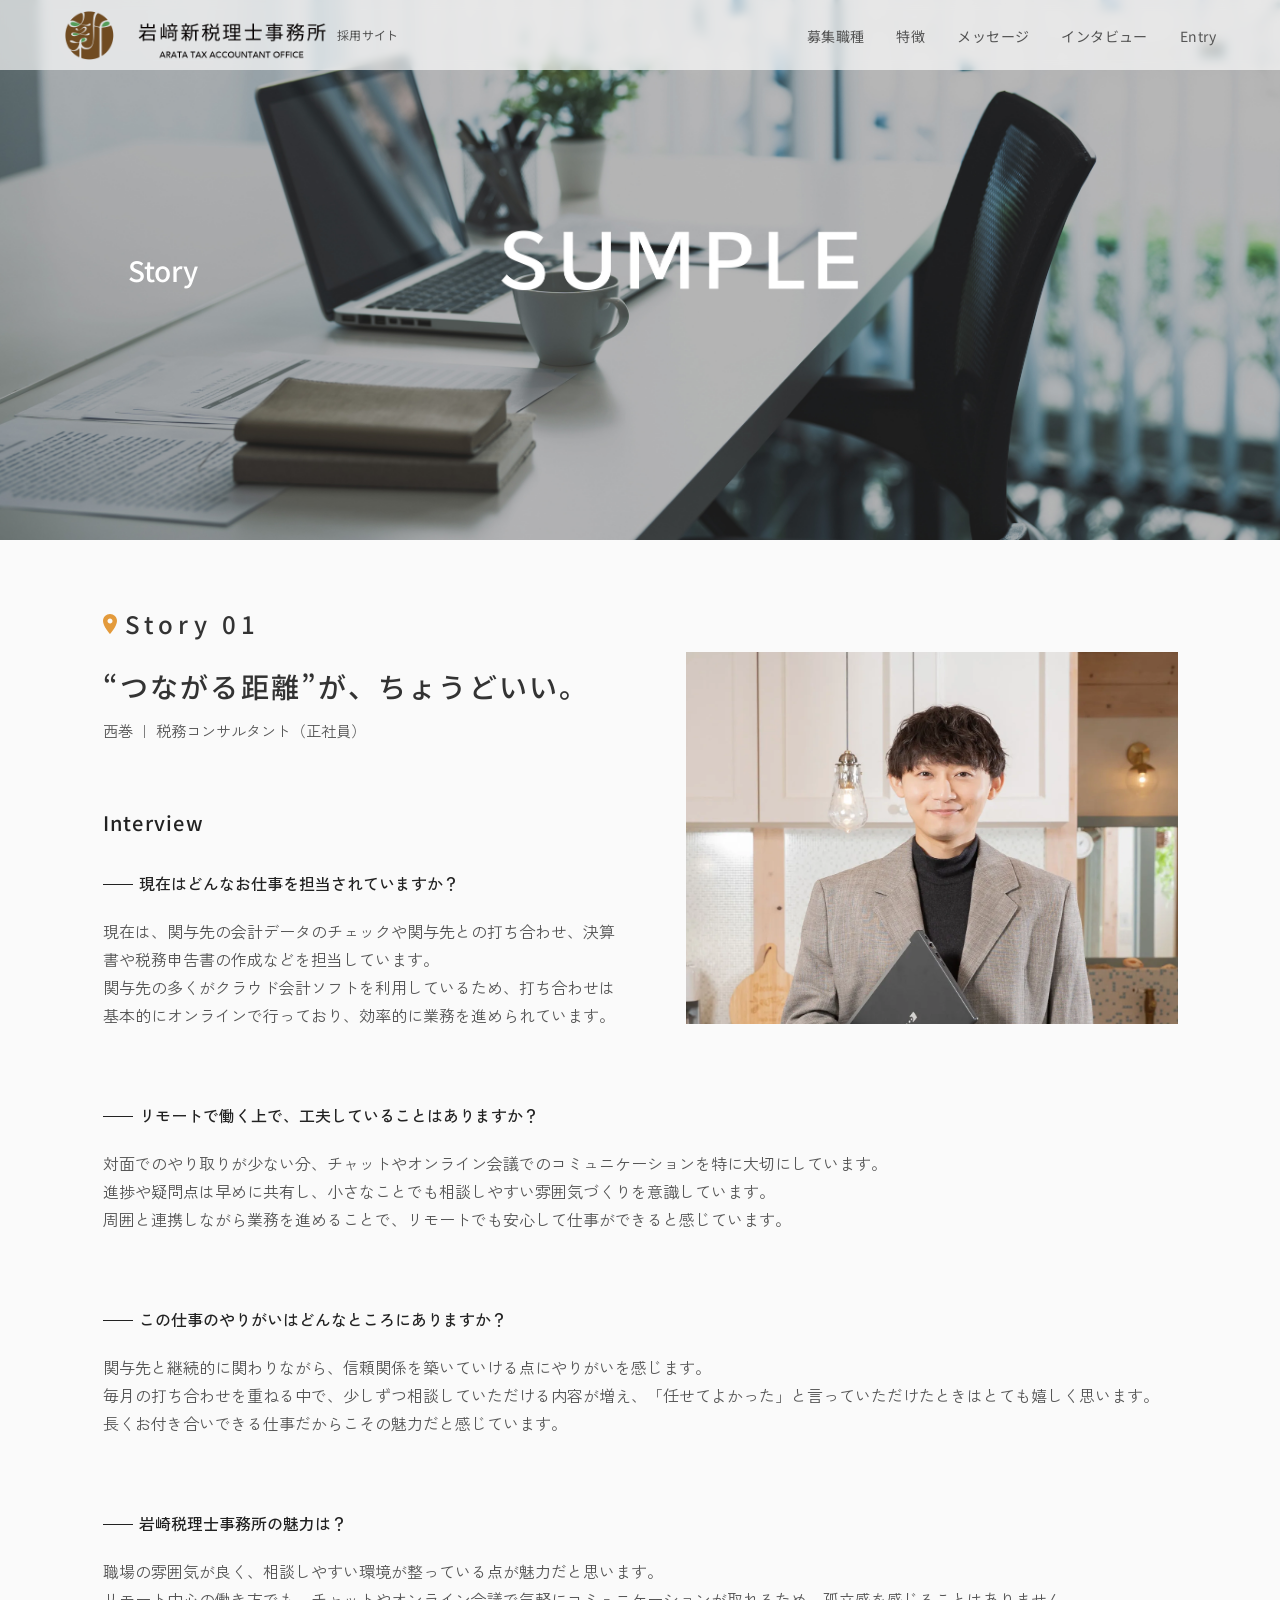
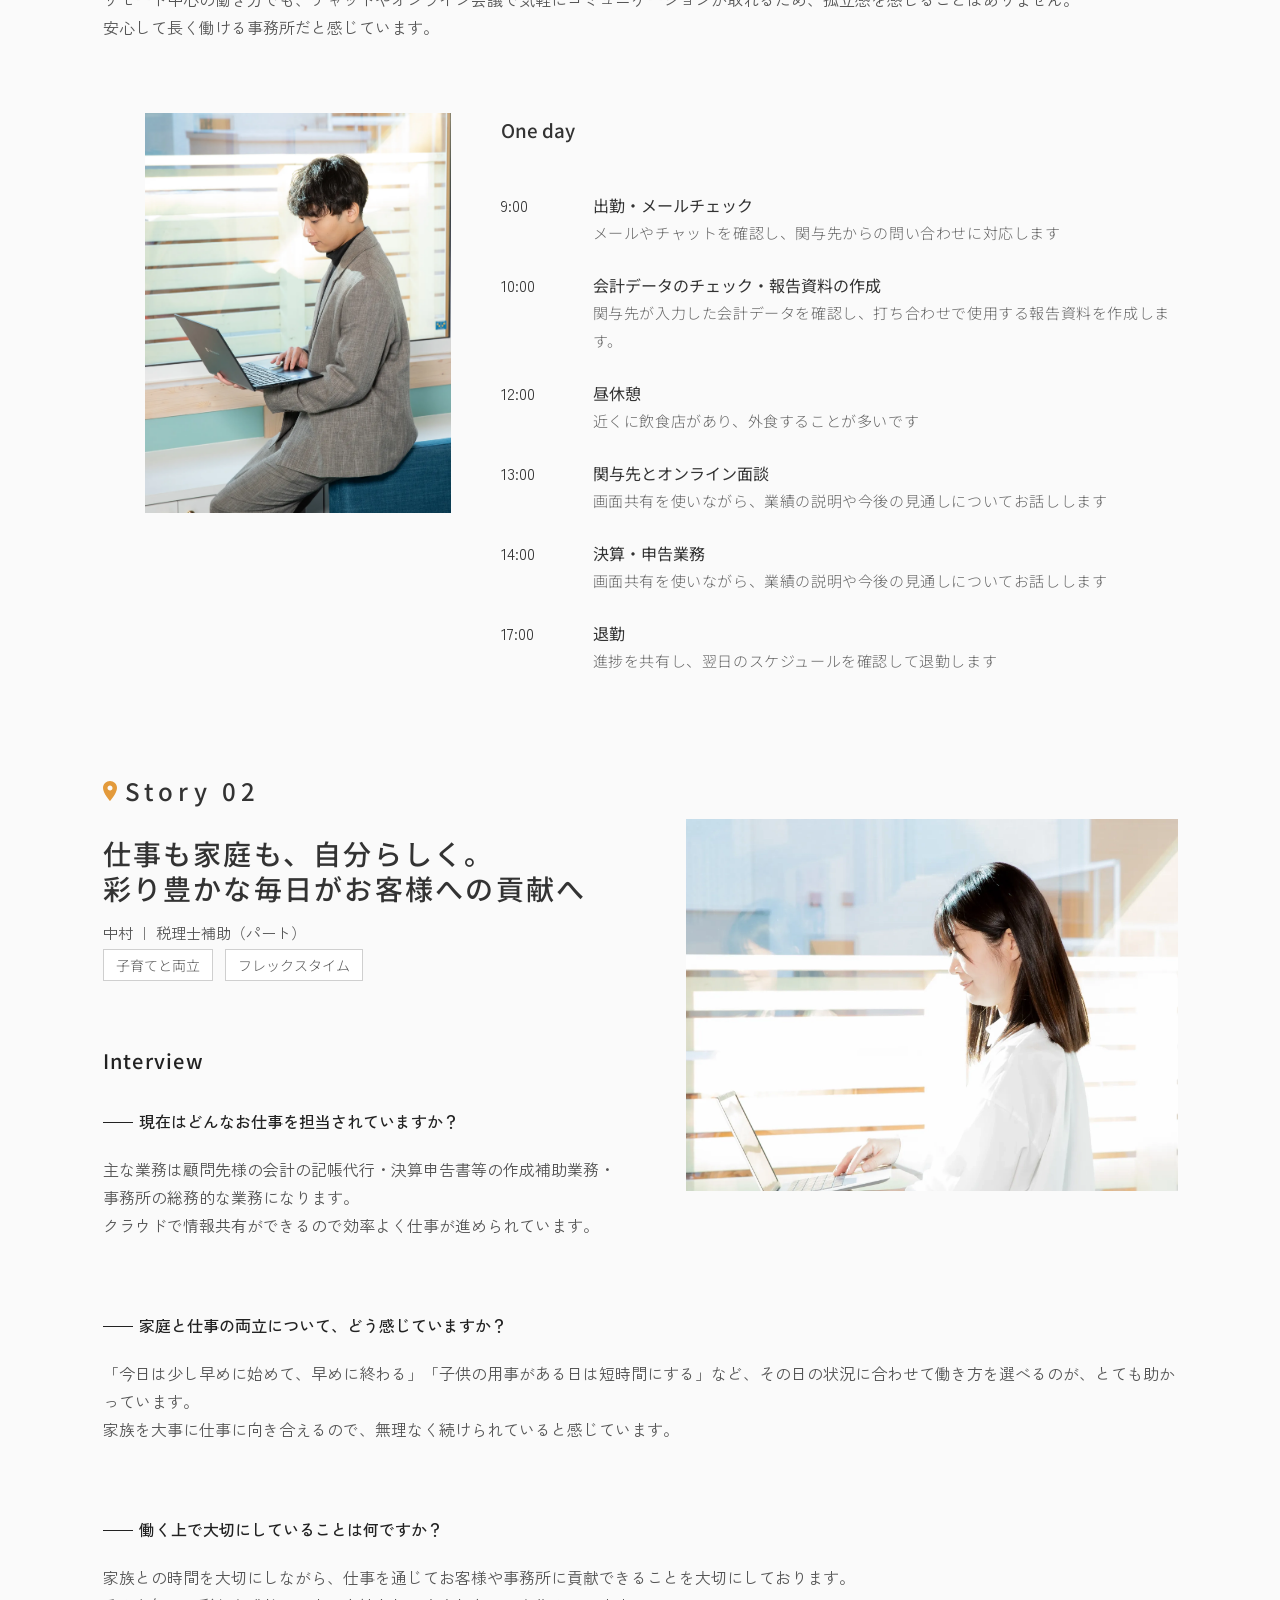
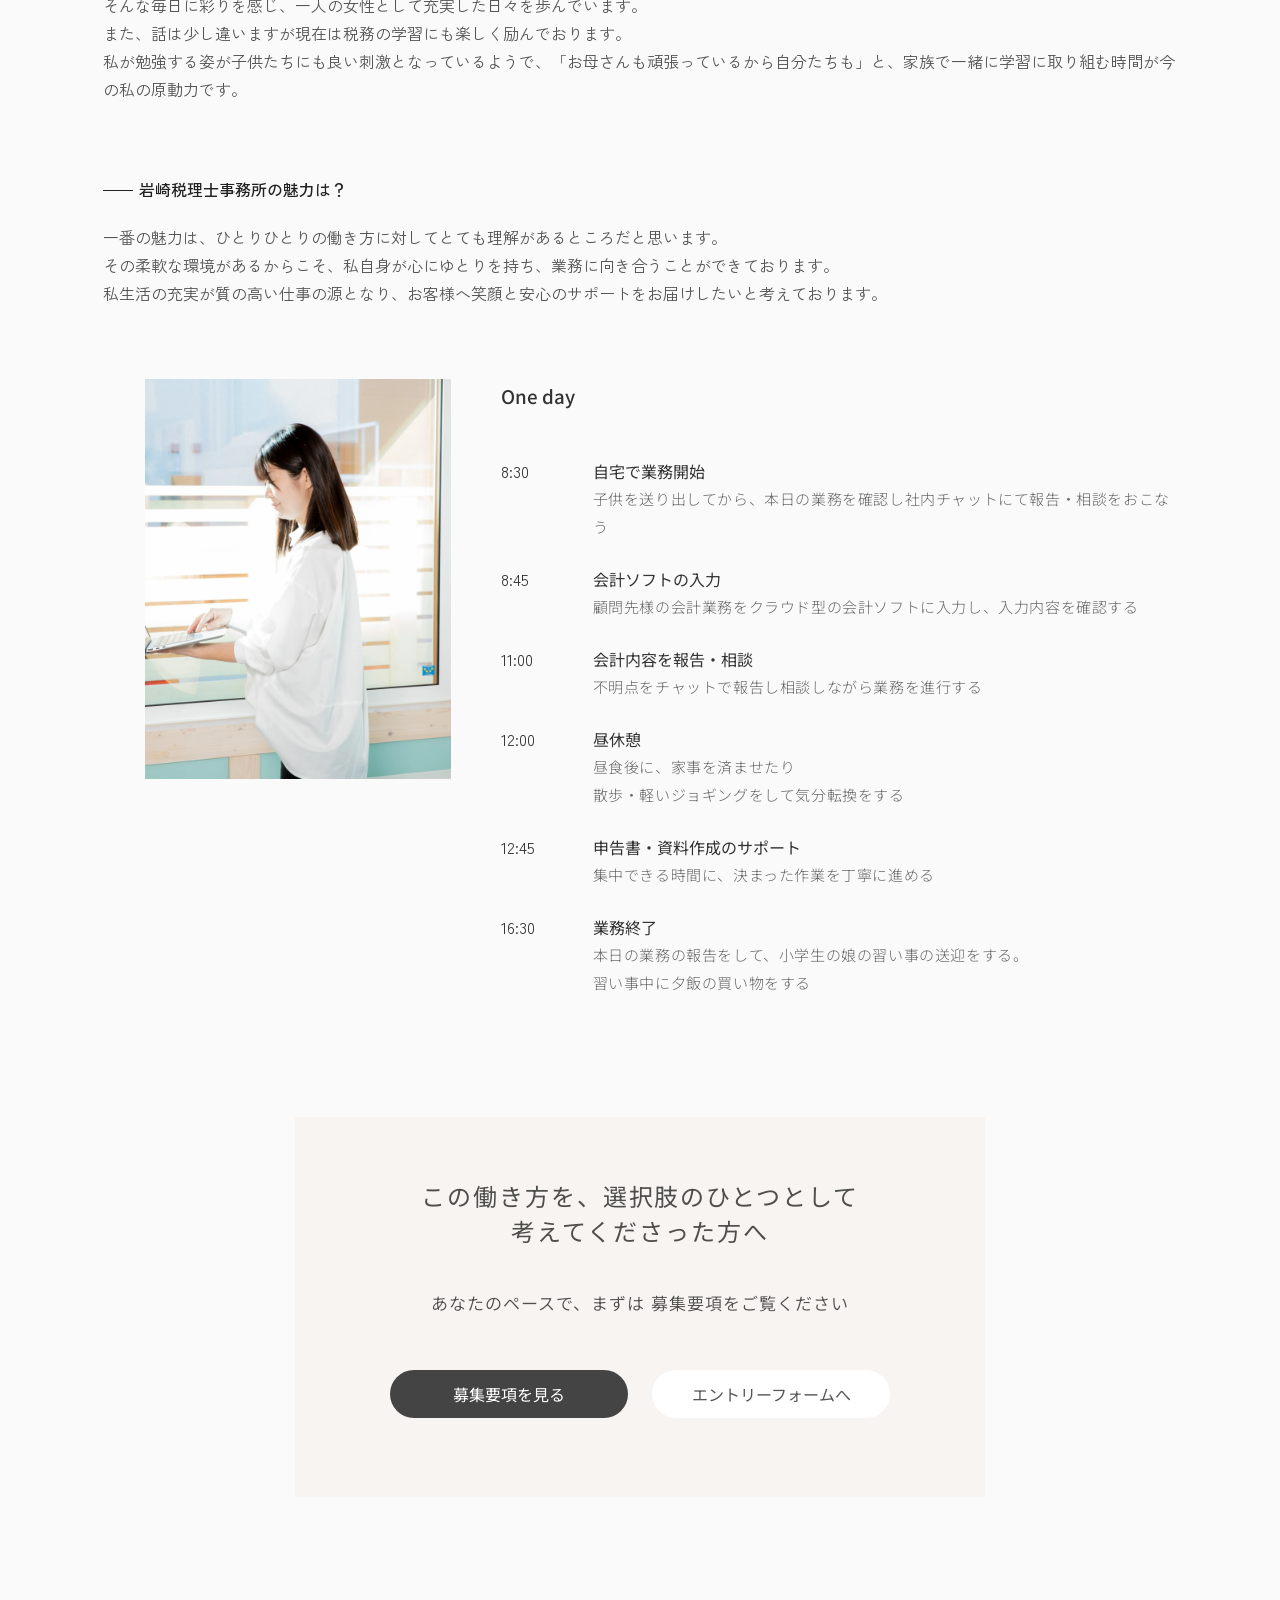
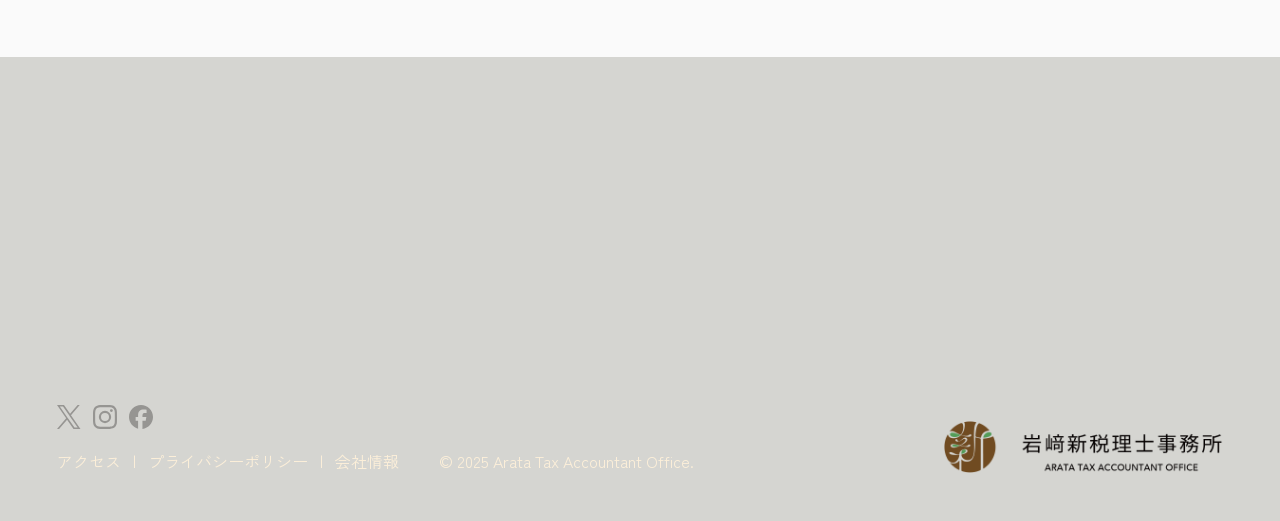
<file: story/index.html>
<!DOCTYPE html>
<html lang="ja">
<head>
    <meta charset="UTF-8">
    <meta name="viewport" content="width=device-width, initial-scale=1.0">
    <link rel="preconnect" href="https://fonts.googleapis.com">
    <link rel="preconnect" href="https://fonts.gstatic.com" crossorigin>
    <link href="https://fonts.googleapis.com/css2?family=Zen+Kaku+Gothic+New:wght@300;400;500;700&display=swap" rel="stylesheet">
    <link href="https://fonts.googleapis.com/css2?family=Noto+Sans+JP:wght@400;500&display=swap" rel="stylesheet">
    <title>requirements</title>
    <link rel="stylesheet" href="story.css">
</head>
<body class="page-story"><!--body にクラスつけて背景色変えてるよー！-->
  <header class="site-header">
    <div class="site-header__inner l-container">
      <div class="site-header__branding">
        <h1 class="site-header__logo">
          <a href="./" class="site-header__logo-link">
            <img src="./img/logo_header.png" alt="岩崎税理士事務所">
          </a>
        </h1>

        <p class="site-header__label">採用サイト</p>
      </div>

      <nav class="site-header__nav" aria-label="グローバルナビゲーション">
        <ul class="site-header__list">
          <li class="site-header__item">
            <a href="#recruit" class="site-header__link">募集職種</a>
          </li>
          <li class="site-header__item">
            <a href="#feature" class="site-header__link">特徴</a>
          </li>
          <li class="site-header__item">
            <a href="#message" class="site-header__link">メッセージ</a>
          </li>
          <li class="site-header__item">
            <a href="#story" class="site-header__link">インタビュー</a>
          </li>
          <li class="site-header__item">
            <a href="#entry" class="site-header__link">Entry</a>
          </li>
        </ul>
      </nav>
    </div>
  </header>
  <header class="sp-header">
    <a href="/" class="sp-header__brand" aria-label="岩崎新税理士事務所 採用サイト">
      <img src="img/logo_header.png" alt="岩崎新税理士事務所">
      <span class="sp-header__site-label">採用サイト</span>
    </a>

    <button class="sp-header__menu" type="button" aria-label="メニューを開く" aria-expanded="false" aria-controls="sp-nav-panel">
    <svg xmlns="http://www.w3.org/2000/svg" width="20" height="17" viewBox="0 0 20 17" fill="none" aria-hidden="true">
      <rect width="20" height="1" fill="white"/>
      <rect y="8" width="20" height="1" fill="white"/>
      <rect y="16" width="20" height="1" fill="white"/>
    </svg>
    </button>
    <div class="sp-nav-overlay" id="sp-nav-overlay" aria-hidden="true"></div>

    <div class="sp-nav-panel" id="sp-nav-panel" aria-hidden="true">
      <nav class="sp-nav" aria-label="スマートフォンメニュー">
        <ul class="sp-nav__list">
          <li class="sp-nav__item"><a href="#message">募集職種</a></li>
          <li class="sp-nav__item"><a href="#story">特徴</a></li>
          <li class="sp-nav__item"><a href="#recruit">メッセージ</a></li>
          <li class="sp-nav__item"><a href="#requirements">インタビュー</a></li>
          <li class="sp-nav__item"><a href="#entry">Entry</a></li>
        </ul>
      </nav>
    </div>
  </header>
  <main>
    <section class="hero">
      <figure class="hero__image-box">
          <img src="img/FV-sumple.jpg" alt="オフィスの写真">
      </figure>
      <div class="hero__inner">
        <div class="hero__copy">
          <h1 class="hero__title">Story</h1>
        </div>
      </div>
    </section>

    <section class="story" >
      <article class="story-person" data-person="nishimaki">
        <div class="story-person__intro">
          <div class="story-person__lead">
            <p class="story-person__story">
              <span class="story-person__story-icon" aria-hidden="true">
                <svg width="14" height="20" viewBox="0 0 14 20" fill="none" xmlns="http://www.w3.org/2000/svg">
                  <path d="M7 9.5C6.33696 9.5 5.70107 9.23661 5.23223 8.76777C4.76339 8.29893 4.5 7.66304 4.5 7C4.5 6.33696 4.76339 5.70107 5.23223 5.23223C5.70107 4.76339 6.33696 4.5 7 4.5C7.66304 4.5 8.29893 4.76339 8.76777 5.23223C9.23661 5.70107 9.5 6.33696 9.5 7C9.5 7.3283 9.43534 7.65339 9.3097 7.95671C9.18406 8.26002 8.99991 8.53562 8.76777 8.76777C8.53562 8.99991 8.26002 9.18406 7.95671 9.3097C7.65339 9.43534 7.3283 9.5 7 9.5ZM7 0C5.14348 0 3.36301 0.737498 2.05025 2.05025C0.737498 3.36301 0 5.14348 0 7C0 12.25 7 20 7 20C7 20 14 12.25 14 7C14 5.14348 13.2625 3.36301 11.9497 2.05025C10.637 0.737498 8.85652 0 7 0Z" fill="#E39A3B"/>
                </svg>
              </span>
              <span class="story-person__story-text">Story 01</span>
            </p>

            <div class="story-person__meta">
              <h2 class="story-person__title">“つながる距離”が、ちょうどいい。</h2>
              <p class="story-person__position">西巻 ｜ 税務コンサルタント（正社員）</p>
            </div>

            <h3 class="story-person__heading">Interview</h3>

            <div class="story-person__qa">
              <p class="story-person__question">現在はどんなお仕事を担当されていますか？</p>
              <p class="story-person__answer">
                現在は、関与先の会計データのチェックや関与先との打ち合わせ、決算書や税務申告書の作成などを担当しています。<br>
                関与先の多くがクラウド会計ソフトを利用しているため、打ち合わせは基本的にオンラインで行っており、効率的に業務を進められています。
              </p>
            </div>
          </div>

          <figure class="story-person__image">
            <img src="img/nishimaki-story-sp.webp" alt="西巻さんの写真">
          </figure>
        </div>

        <div class="story-person__qa-group">
          <div class="story-person__qa">
            <p class="story-person__question">リモートで働く上で、工夫していることはありますか？</p>
            <p class="story-person__answer">
              対面でのやり取りが少ない分、チャットやオンライン会議でのコミュニケーションを特に大切にしています。<br>
              進捗や疑問点は早めに共有し、小さなことでも相談しやすい雰囲気づくりを意識しています。<br>
              周囲と連携しながら業務を進めることで、リモートでも安心して仕事ができると感じています。
            </p>
          </div>

          <div class="story-person__qa">
            <p class="story-person__question">この仕事のやりがいはどんなところにありますか？</p>
            <p class="story-person__answer">
              関与先と継続的に関わりながら、信頼関係を築いていける点にやりがいを感じます。<br>
              毎月の打ち合わせを重ねる中で、少しずつ相談していただける内容が増え、「任せてよかった」と言っていただけたときはとても嬉しく思います。<br>
              長くお付き合いできる仕事だからこその魅力だと感じています。
            </p>
          </div>

          <div class="story-person__qa">
            <p class="story-person__question">岩崎税理士事務所の魅力は？</p>
            <p class="story-person__answer">
              職場の雰囲気が良く、相談しやすい環境が整っている点が魅力だと思います。<br>
              リモート中心の働き方でも、チャットやオンライン会議で気軽にコミュニケーションが取れるため、孤立感を感じることはありません。<br>
              安心して長く働ける事務所だと感じています。
            </p>
          </div>
        </div>
        
        <div class="story-person__day">
          <figure class="story-person__day-image">
            <img src="img/nishimaki.webp" alt="西巻さんの一日の様子">
          </figure>
          <figure class="story-person__day-image--sp">
            <img src="img/nishimaki-pc.webp" alt="西巻さんの一日の様子">
          </figure>

          <div class="story-person__day-body">
            <h3 class="story-person__day-heading">One day</h3>

            <dl class="schedule">
              <div class="schedule__item">
                <dt class="schedule__time">9:00</dt>
                <dd class="schedule__body">
                  <p class="schedule__title">出勤・メールチェック</p>
                  <p class="schedule__desc">メールやチャットを確認し、関与先からの問い合わせに対応します</p>
                </dd>
              </div>

              <div class="schedule__item">
                <dt class="schedule__time">10:00</dt>
                <dd class="schedule__body">
                  <p class="schedule__title">会計データのチェック・報告資料の作成</p>
                  <p class="schedule__desc">関与先が入力した会計データを確認し、打ち合わせで使用する報告資料を作成します。</p>
                </dd>
              </div>

              <div class="schedule__item">
                <dt class="schedule__time">12:00</dt>
                <dd class="schedule__body">
                  <p class="schedule__title">昼休憩</p>
                  <p class="schedule__desc">近くに飲食店があり、外食することが多いです</p>
                </dd>
              </div>

              <div class="schedule__item">
                <dt class="schedule__time">13:00</dt>
                <dd class="schedule__body">
                  <p class="schedule__title">関与先とオンライン面談</p>
                  <p class="schedule__desc">画面共有を使いながら、業績の説明や今後の見通しについてお話しします</p>
                </dd>
              </div>

              <div class="schedule__item">
                <dt class="schedule__time">14:00</dt>
                <dd class="schedule__body">
                  <p class="schedule__title">決算・申告業務</p>
                  <p class="schedule__desc">画面共有を使いながら、業績の説明や今後の見通しについてお話しします</p>
                </dd>
              </div>

              <div class="schedule__item">
                <dt class="schedule__time">17:00</dt>
                <dd class="schedule__body">
                  <p class="schedule__title">退勤</p>
                  <p class="schedule__desc">進捗を共有し、翌日のスケジュールを確認して退勤します</p>
                </dd>
              </div>
            </dl>
          </div>
        </div>
      </article>

      <article class="story-person" data-person="nakamura">
        <div class="story-person__intro">
          <div class="story-person__lead">
            <p class="story-person__story">
              <span class="story-person__story-icon" aria-hidden="true">
                <svg width="14" height="20" viewBox="0 0 14 20" fill="none" xmlns="http://www.w3.org/2000/svg">
                  <path d="M7 9.5C6.33696 9.5 5.70107 9.23661 5.23223 8.76777C4.76339 8.29893 4.5 7.66304 4.5 7C4.5 6.33696 4.76339 5.70107 5.23223 5.23223C5.70107 4.76339 6.33696 4.5 7 4.5C7.66304 4.5 8.29893 4.76339 8.76777 5.23223C9.23661 5.70107 9.5 6.33696 9.5 7C9.5 7.3283 9.43534 7.65339 9.3097 7.95671C9.18406 8.26002 8.99991 8.53562 8.76777 8.76777C8.53562 8.99991 8.26002 9.18406 7.95671 9.3097C7.65339 9.43534 7.3283 9.5 7 9.5ZM7 0C5.14348 0 3.36301 0.737498 2.05025 2.05025C0.737498 3.36301 0 5.14348 0 7C0 12.25 7 20 7 20C7 20 14 12.25 14 7C14 5.14348 13.2625 3.36301 11.9497 2.05025C10.637 0.737498 8.85652 0 7 0Z" fill="#E39A3B"/>
                </svg>
              </span>
              <span class="story-person__story-text">Story 02</span>
            </p>

            <div class="story-person__meta">
              <h2 class="story-person__title">仕事も家庭も、自分らしく。<br>彩り豊かな毎日がお客様への貢献へ</h2>
              <p class="story-person__position">中村 ｜ 税理士補助（パート）</p>

              <div class="story-card__tags">
                <span class="story-card__tag">子育てと両立</span>
                <span class="story-card__tag">フレックスタイム</span>
              </div>
            </div>

            <h3 class="story-person__heading">Interview</h3>

            <div class="story-person__qa">
              <p class="story-person__question">現在はどんなお仕事を担当されていますか？</p>
              <p class="story-person__answer">
                主な業務は顧問先様の会計の記帳代行・決算申告書等の作成補助業務・事務所の総務的な業務になります。<br>クラウドで情報共有ができるので効率よく仕事が進められています。
              </p>
            </div>
          </div>

          <figure class="story-person__image">
            <img src="img/nakamura-story-sp.webp" alt="中村さんの写真">
          </figure>
        </div>

        <div class="story-person__qa-group">
          <div class="story-person__qa">
            <p class="story-person__question">家庭と仕事の両立について、どう感じていますか？</p>
            <p class="story-person__answer">
              「今日は少し早めに始めて、早めに終わる」「子供の用事がある日は短時間にする」など、その日の状況に合わせて働き方を選べるのが、とても助かっています。<br>家族を大事に仕事に向き合えるので、無理なく続けられていると感じています。
            </p>
          </div>

          <div class="story-person__qa">
            <p class="story-person__question">働く上で大切にしていることは何ですか？</p>
            <p class="story-person__answer">
              家族との時間を大切にしながら、仕事を通じてお客様や事務所に貢献できることを大切にしております。<br>そんな毎日に彩りを感じ、一人の女性として充実した日々を歩んでいます。<br>また、話は少し違いますが現在は税務の学習にも楽しく励んでおります。<br>私が勉強する姿が子供たちにも良い刺激となっているようで、「お母さんも頑張っているから自分たちも」と、家族で一緒に学習に取り組む時間が今の私の原動力です。
            </p>
          </div>

          <div class="story-person__qa">
            <p class="story-person__question">岩崎税理士事務所の魅力は？</p>
            <p class="story-person__answer">
              一番の魅力は、ひとりひとりの働き方に対してとても理解があるところだと思います。<br>その柔軟な環境があるからこそ、私自身が心にゆとりを持ち、業務に向き合うことができております。<br>私生活の充実が質の高い仕事の源となり、お客様へ笑顔と安心のサポートをお届けしたいと考えております。
            </p>
          </div>
        </div>
        
        <div class="story-person__day">
          <figure class="story-person__day-image">
            <img src="img/nakamura-story.webp" alt="中村さんの一日の様子">
          </figure>
          <figure class="story-person__day-image--sp">
            <img src="img/nakamura-story-sp.webp" alt="中村さんの一日の様子">
          </figure>

          <div class="story-person__day-body">
            <h3 class="story-person__day-heading">One day</h3>

            <dl class="schedule">
              <div class="schedule__item">
                <dt class="schedule__time">8:30</dt>
                <dd class="schedule__body">
                  <p class="schedule__title">自宅で業務開始</p>
                  <p class="schedule__desc">子供を送り出してから、本日の業務を確認し社内チャットにて報告・相談をおこなう</p>
                </dd>
              </div>

              <div class="schedule__item">
                <dt class="schedule__time">8:45</dt>
                <dd class="schedule__body">
                  <p class="schedule__title">会計ソフトの入力</p>
                  <p class="schedule__desc">顧問先様の会計業務をクラウド型の会計ソフトに入力し、入力内容を確認する</p>
                </dd>
              </div>

              <div class="schedule__item">
                <dt class="schedule__time">11:00</dt>
                <dd class="schedule__body">
                  <p class="schedule__title">会計内容を報告・相談</p>
                  <p class="schedule__desc">不明点をチャットで報告し相談しながら業務を進行する</p>
                </dd>
              </div>

              <div class="schedule__item">
                <dt class="schedule__time">12:00</dt>
                <dd class="schedule__body">
                  <p class="schedule__title">昼休憩</p>
                  <p class="schedule__desc">昼食後に、家事を済ませたり<br>散歩・軽いジョギングをして気分転換をする</p>
                </dd>
              </div>

              <div class="schedule__item">
                <dt class="schedule__time">12:45</dt>
                <dd class="schedule__body">
                  <p class="schedule__title">申告書・資料作成のサポート</p>
                  <p class="schedule__desc">集中できる時間に、決まった作業を丁寧に進める</p>
                </dd>
              </div>

              <div class="schedule__item">
                <dt class="schedule__time">16:30</dt>
                <dd class="schedule__body">
                  <p class="schedule__title">業務終了</p>
                  <p class="schedule__desc">本日の業務の報告をして、小学生の娘の習い事の送迎をする。<br>習い事中に夕飯の買い物をする</p>
                </dd>
              </div>
            </dl>
          </div>
        </div>
      </article>
    </section>

    <section class="story-cta">
      <div class="story-cta__inner">
        <p class="story-cta__lead">
          この働き方を、選択肢のひとつとして<br>
          考えてくださった方へ
        </p>

        <p class="story-cta__text">
          あなたのペースで、まずは
          <span class="sp-only">募集要項をご覧ください</span>
          <span class="pc-only">募集要項をご覧ください</span>
        </p>

        <div class="story-cta__buttons">
          <a href="#requirements" class="story-cta__button story-cta__button--primary">募集要項を見る</a>
          <a href="#entry" class="story-cta__button story-cta__button--secondary">エントリーフォームへ</a>
        </div>
      </div>
    </section>

    
    
  </main>
  <footer class="site-footer">
   <div class="site-footer__inner l-container">

    <div class="site-footer__left">
      <div class="site-footer__social">
        <a href="#" class="site-footer__social-link" aria-label="X">
          <img src="img/icon-X.svg" alt="X">
        </a>
        <a href="#" class="site-footer__social-link" aria-label="Instagram">
          <img src="img/icon-Instagram.svg" alt="Instagram">
        </a>
        <a href="#" class="site-footer__social-link" aria-label="Facebook">
          <img src="img/icon-facebook.svg" alt="Facebook">
        </a>
      </div>

      <div class="site-footer__bottom">
        <nav class="site-footer__nav" aria-label="フッターナビゲーション">
          <a href="#" class="site-footer__nav-link">アクセス</a>
          <a href="#" class="site-footer__nav-link">プライバシーポリシー</a>
          <a href="#" class="site-footer__nav-link">会社情報</a>
        </nav>

        <p class="site-footer__copy">
          © 2025 Arata Tax Accountant Office.
        </p>
      </div>
    </div>

    <div class="site-footer__right">
      <a href="./" class="site-header__logo-link">
        <img src="./img/logo_header.png" alt="岩崎税理士事務所">
      </a>
    </div>

   </div>
  </footer>
  
  <script>
    //ヘッダーの昇降
    let lastScrollY = window.scrollY;
    const header = document.querySelector('.site-header');

    window.addEventListener('scroll', () => {
    const currentScrollY = window.scrollY;

    if (Math.abs(currentScrollY - lastScrollY) < 5) return;

    if (currentScrollY > lastScrollY && currentScrollY > 80) {
        header.classList.add('is-hidden');
    } else {
        header.classList.remove('is-hidden');
    }

    lastScrollY = currentScrollY;
    });

    //ハンバーガー開閉のscript
    document.addEventListener('DOMContentLoaded', function () {
    const menuButton = document.querySelector('.sp-header__menu');
    const navPanel = document.querySelector('.sp-nav-panel');
    const overlay = document.querySelector('.sp-nav-overlay');
    const navLinks = document.querySelectorAll('.sp-nav__item a');

    if (!menuButton || !navPanel || !overlay) return;

    const openNav = () => {
      navPanel.classList.remove('is-closing');
      overlay.classList.remove('is-closing');

      navPanel.classList.add('is-open');
      overlay.classList.add('is-open');
      document.body.classList.add('is-nav-open');

      menuButton.setAttribute('aria-expanded', 'true');
      menuButton.setAttribute('aria-label', 'メニューを閉じる');
      navPanel.setAttribute('aria-hidden', 'false');
      overlay.setAttribute('aria-hidden', 'false');
    };

    const closeNav = () => {
      navPanel.classList.add('is-closing');
      overlay.classList.add('is-closing');

      navPanel.classList.remove('is-open');
      overlay.classList.remove('is-open');
      document.body.classList.remove('is-nav-open');

      menuButton.setAttribute('aria-expanded', 'false');
      menuButton.setAttribute('aria-label', 'メニューを開く');
      navPanel.setAttribute('aria-hidden', 'true');
      overlay.setAttribute('aria-hidden', 'true');

      window.setTimeout(() => {
        navPanel.classList.remove('is-closing');
        overlay.classList.remove('is-closing');
      }, 240);
    };

    const toggleNav = () => {
      const isOpen = menuButton.getAttribute('aria-expanded') === 'true';
      if (isOpen) {
        closeNav();
      } else {
        openNav();
      }
    };

    menuButton.addEventListener('click', toggleNav);
    overlay.addEventListener('click', closeNav);

    navLinks.forEach(link => {
      link.addEventListener('click', closeNav);
    });

    document.addEventListener('keydown', function (e) {
      if (e.key === 'Escape' && menuButton.getAttribute('aria-expanded') === 'true') {
        closeNav();
      }
    });
  });
  </script>
</body>
</html>
</file>
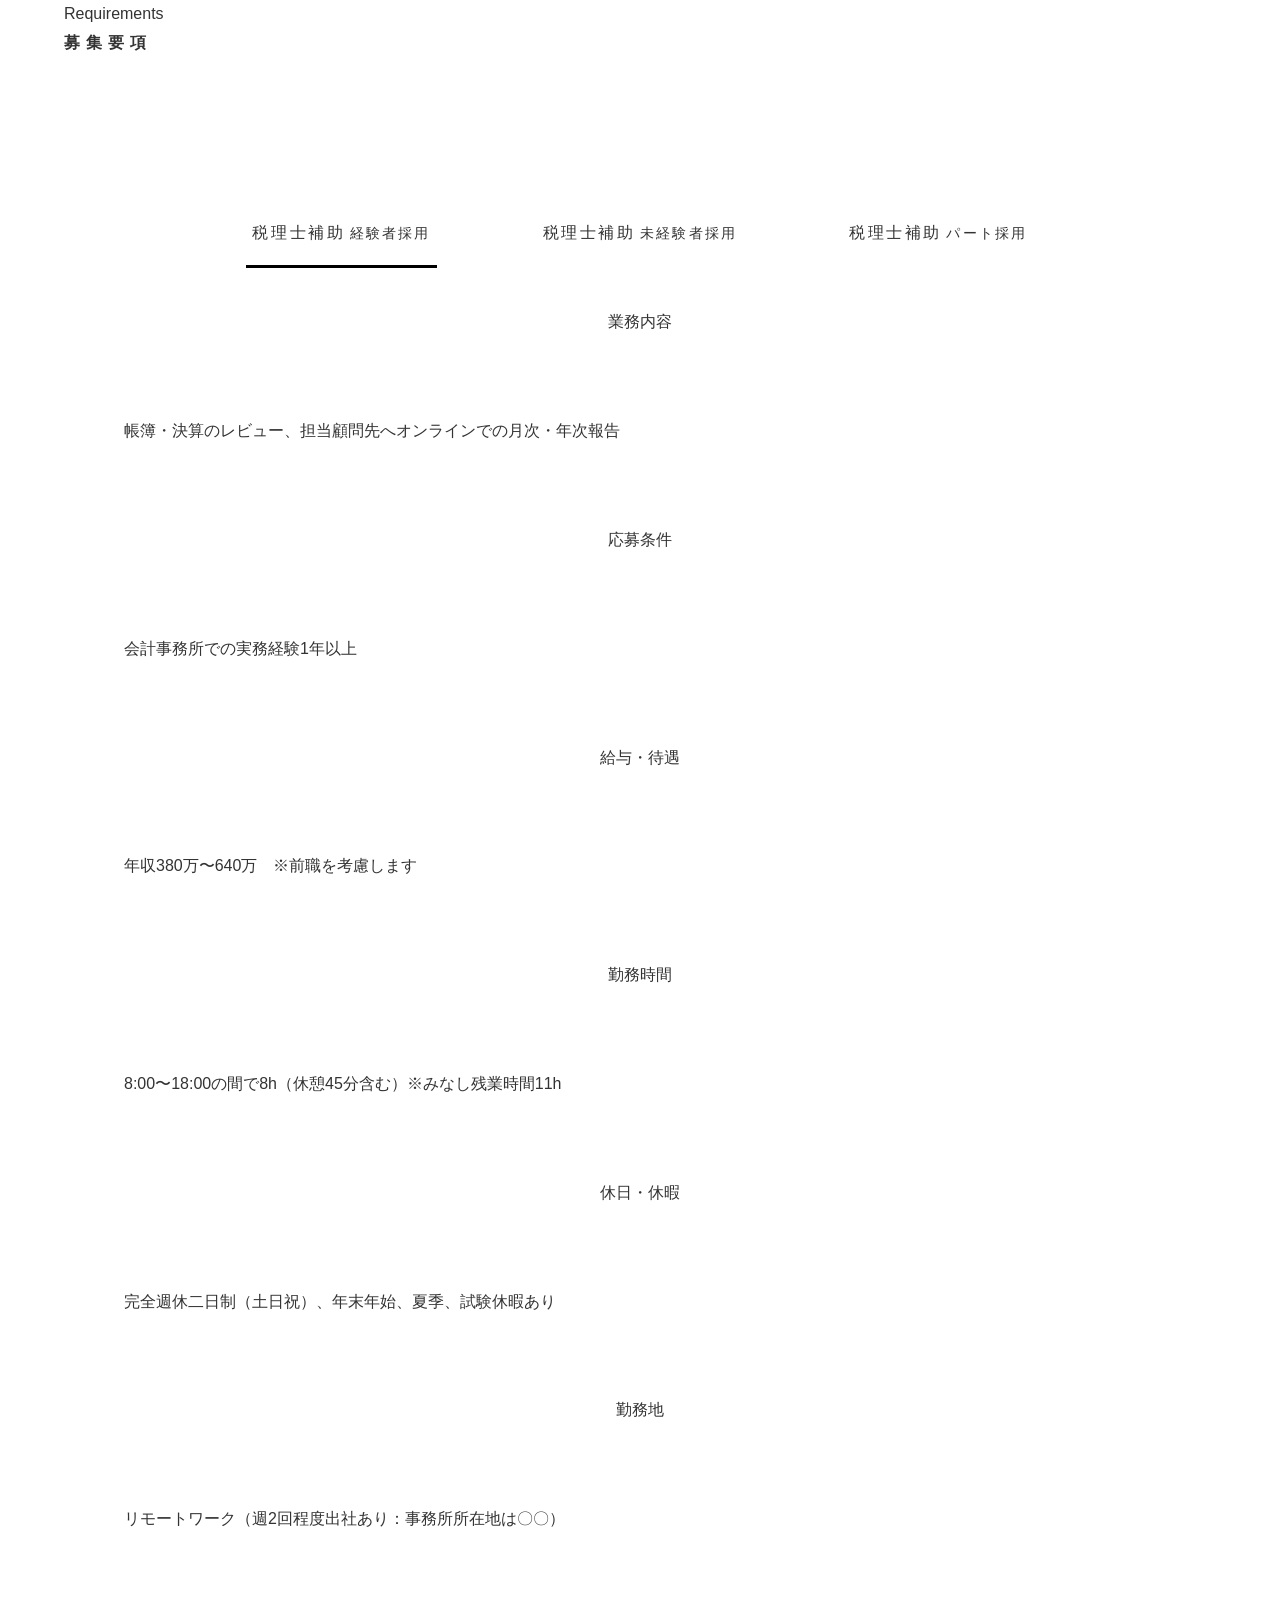
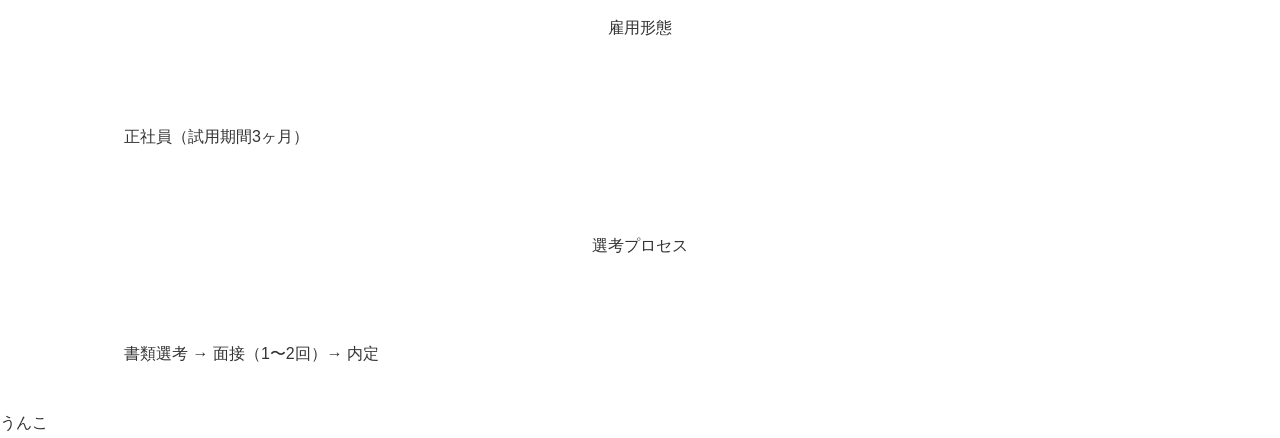
<file: requirements.html>
<!DOCTYPE html>
<html lang="ja">
<head>
  <meta charset="UTF-8">
  <meta name="viewport" content="width=device-width, initial-scale=1.0">
  <title>募集要項 | prototype</title>
  <link rel="stylesheet" href="style.css">
  <link rel="stylesheet" href="recruit.css">
</head>
<body style="background-color: var(--bg-recruit);">

  <header class="hero__header-bg" style="position: fixed;"></header>

  <main>
    <section class="recruit-hero">
      <div class="l-container">
        <p class="recruit-hero__eyebrow">Requirements</p>
        <h1 class="recruit-hero__title">募集要項</h1>
      </div>
    </section>

    <nav class="tab-menu l-container">
      <ul class="tab-menu__list">
        <li class="tab-menu__item is-active">
          <button type="button">
            <span class="tab-menu__main">税理士補助</span>
            <span class="tab-menu__sub">経験者採用</span>
          </button>
        </li>
        <li class="tab-menu__item">
          <button type="button">
            <span class="tab-menu__main">税理士補助</span>
            <span class="tab-menu__sub">未経験者採用</span>
          </button>
        </li>
        <li class="tab-menu__item">
          <button type="button">
            <span class="tab-menu__main">税理士補助</span>
            <span class="tab-menu__sub">パート採用</span>
          </button>
        </li>
      </ul>
    </nav>

    <section class="recruit-detail l-container">
      <dl class="recruit-list">
        <div class="recruit-list__row"><dt>業務内容</dt><dd>帳簿・決算のレビュー、担当顧問先へオンラインでの月次・年次報告</dd></div>
        <div class="recruit-list__row"><dt>応募条件</dt><dd>会計事務所での実務経験1年以上</dd></div>
        <div class="recruit-list__row"><dt>給与・待遇</dt><dd>年収380万〜640万　※前職を考慮します</dd></div>
        <div class="recruit-list__row"><dt>勤務時間</dt><dd>8:00〜18:00の間で8h（休憩45分含む）※みなし残業時間11h</dd></div>
        <div class="recruit-list__row"><dt>休日・休暇</dt><dd>完全週休二日制（土日祝）、年末年始、夏季、試験休暇あり</dd></div>
        <div class="recruit-list__row"><dt>勤務地</dt><dd>リモートワーク（週2回程度出社あり：事務所所在地は〇〇）</dd></div>
        <div class="recruit-list__row"><dt>雇用形態</dt><dd>正社員（試用期間3ヶ月）</dd></div>
        <div class="recruit-list__row"><dt>選考プロセス</dt><dd>書類選考 → 面接（1〜2回）→ 内定</dd></div>
      </dl>
    </section>
  </main>
  
  <p class="unko">うんこ</p>
</body>
</html>
</file>
<file: story/story.css>
/* #region :root / reset / common（共通定義）※最終的にstyle.cssへ統合予定  ※このファイルでは上書き・変更しないこと */
  
/* =============================================
   :root（共通トークン）
   ============================================= */
:root {
  --font-base: "Noto Sans JP", "Hiragino Sans", "Yu Gothic", sans-serif;
  --font-jp-gothic: "Zen Kaku Gothic New", sans-serif;

  --container-max: 1440px;
  --header-h: clamp(64px, 5.5vw, 80px);

  --color-header-bg: rgba(255, 255, 255, 0.67);
  --color-text: #333;
  --color-text-muted: #555;
  --color-bg-base: #F7F5F0;
  --footer-bg-base: #D5D5D1;
  --color-text-strong: #222222;

  --color-accent: #E39A3B;

  --header-label-size: clamp(12px, 0.9vw, 14px);
  --header-nav-size: clamp(14px, 0.9vw, 16px);

  --sp-nav-bg: #F7F5F2;
  --sp-nav-overlay: rgba(0, 0, 0, 0.28);
  --sp-nav-open-duration: 300ms;
  --sp-nav-close-duration: 220ms;
  --sp-nav-ease: ease;
  --sp-nav-width: calc(100% - 140px);
  --sp-nav-padding-top: 112px;
  --sp-nav-padding-x: 24px;

  --footer-gray: #D5D5D1;
  --footer-text: #FCEFD9;
  --footer-icon: #969592;

  --footer-height-pc: 464px;
  --footer-logo-w: 280px;
  --footer-icon-size: 24px;

  --footer-padding-x: clamp(24px, 4.44vw, 64px);
  --footer-padding-y: clamp(56px, 6.67vw, 96px);
  --footer-gap: clamp(32px, 5vw, 72px);

  --footer-font-size: 16px;
  --footer-font-size-sp: 14px;

  --footer-link-underline-h: 2px;
  --footer-link-underline-offset: -6px;
}


/* ============================================
   RESET（ブラウザ初期化）
   ============================================= */
*,
*::before,
*::after {
  box-sizing: border-box;
}

html {
  -webkit-text-size-adjust: 100%;
}

body {
  margin: 0;
}

h1, h2, h3, h4, h5, h6,
p,
figure,
blockquote,
dl,
dd {
  margin: 0;
}

ul, ol {
  margin: 0;
  padding: 0;
  list-style: none;
}

img {
  max-width: 100%;
  height: auto;
  display: block;
  border-style: none;
}

a {
  text-decoration: none;
  color: inherit;
}

button,
input,
select,
textarea {
  font: inherit;
  color: inherit;
  border: none;
  background: none;
  outline: none;
  appearance: none;
}

table {
  border-collapse: collapse;
  border-spacing: 0;
}

/* =============================================
   BASE / COMMON（全体共通ルール）
   ============================================= */

/* body */
body {
  font-family: var(--font-base);
  color: var(--color-text);
  background: var(--color-bg-base);
  line-height: 1.8;
  overflow-x: hidden;
}

/* リンク共通挙動 */
a {
  transition: opacity 0.3s ease-out;
}

/* hover（PC） */
@media (hover: hover) {
  a:hover {
    opacity: 0.65;
  }
}

/* タップ（SP） */
a:active {
  opacity: 0.9;
}

/* タップ時のハイライト無効 */
a, button {
  -webkit-tap-highlight-color: transparent;
}

.l-container {
  width: 100%;
  max-width: var(--container-max);
  margin-inline: auto;
  padding-inline: clamp(24px, 5vw, 64px);
  box-sizing: border-box;
}

/* 共通img安全策 */
img {
  vertical-align: bottom;
}

/* ボタンカーソル */
button {
  cursor: pointer;
}
/* #endregion */

/* #region ヘッダー */
/* =============================================
   Header
   ============================================= */
.site-header {
  position: fixed;
  top: 0;
  left: 0;
  width: 100%;
  height: var(--header-h);
  z-index: 100;
  background: var(--color-header-bg);
  backdrop-filter: blur(4px);
  transform: translateY(0);
  transition: transform 240ms ease;
}

.site-header.is-hidden {
  transform: translateY(-100%);
}

.site-header__inner {
  height: 100%;
  display: flex;
  align-items: center;
  justify-content: space-between;
}

/* ---------------------------------------------
   Branding
   --------------------------------------------- */
.site-header__branding {
  display: flex;
  align-items: center;
  gap: 10px;
  min-width: 0;
}

.site-header__logo {
  margin: 0;
  width: clamp(180px, 42%, 263px);
}

.site-header__logo-link {
  display: block;
  width: fit-content;
}

.site-header__logo img {
  width: min(100%, 263px);
  height: auto;
  display: block;
}

.site-header__label {
  flex: 0 0 auto;
  margin: 0;
  color: var(--color-text-muted);
  font-size: var(--header-label-size);
  font-weight: 400;
  line-height: 1;
  letter-spacing: 0.03em;
  white-space: nowrap;
}

/* ---------------------------------------------
   Navigation
   --------------------------------------------- */
.site-header__nav {
  flex: 0 0 auto;
}

.site-header__list {
  display: flex;
  align-items: center;
  gap: clamp(24px, 2.5vw, 40px);
}

.site-header__item {
  flex: 0 0 auto;
}

.site-header__link {
  display: inline-block;
  color: var(--color-text-muted);
  font-size: var(--header-nav-size);
  font-weight: 400;
  line-height: 1;
  letter-spacing: 0.03em;
  white-space: nowrap;
}

.sp-header,
.sp-header__menu,
.sp-nav-overlay,
.sp-nav-panel {
  display: none;
}

@media (max-width: 768px) {
  /* =========================
     PC headerは消す
  ========================= */
  .site-header {
    display: none;
  }

  /* =========================
     SP header
  ========================= */
  .sp-header {
    display: flex;
    align-items: flex-start;
    justify-content: space-between;
    padding: 0;
    margin: 0;
    background: #f7f5f0;
  }

  .sp-header__brand {
    display: inline-flex;
    align-items: center;
    gap: clamp(8px, 1.4vw, 12px);
    text-decoration: none;
    color: #555;
    padding: 10px 0 0 14px;
  }

  .sp-header__brand img {
    display: block;
    width: clamp(104px, 18vw, 132px);
    height: auto;
    aspect-ratio: 104 / 19;
    flex: 0 0 auto;
  }

  .sp-header__site-label {
    margin-top: clamp(1px, 0.3vw, 2px);
    color: #555;
    font-family: "Noto Sans JP", sans-serif;
    font-size: clamp(10px, 1.5vw, 12px);
    font-weight: 400;
    line-height: 1;
    white-space: nowrap;
  }

  .sp-header__menu {
    display: inline-flex;
    align-items: center;
    justify-content: center;
    width: 40px;
    height: 40px;
    padding: 0;
    border: 0;
    background: #000;
    appearance: none;
    position: relative;
    z-index: 1100;
    cursor: pointer;
    }

  .sp-header__menu svg {
    display: block;
    width: 20px;
    height: 17px;
  }

  .sp-nav-overlay,
  .sp-nav-panel {
    display: block;
  }

  .sp-nav-overlay {
    position: fixed;
    inset: 0;
    background: var(--sp-nav-overlay);
    opacity: 0;
    visibility: hidden;
    pointer-events: none;
    transition:
      opacity var(--sp-nav-open-duration) var(--sp-nav-ease),
      visibility var(--sp-nav-open-duration) var(--sp-nav-ease);
    z-index: 1040;
  }

  .sp-nav-panel {
    position: fixed;
    inset: 0 0 0 auto;
    width: var(--sp-nav-width);
    height: 100vh;
    height: 100dvh;
    background: var(--sp-nav-bg);
    transform: translateX(100%);
    opacity: 1;
    visibility: hidden;
    pointer-events: none;
    transition:
      transform var(--sp-nav-open-duration) var(--sp-nav-ease),
      visibility var(--sp-nav-open-duration) var(--sp-nav-ease);
    z-index: 1050;
    overflow-y: auto;
  }

  .sp-nav {
    padding:
      var(--sp-nav-padding-top)
      var(--sp-nav-padding-x)
      40px;
  }

  .sp-nav__list {
    margin: 0;
    padding: 0;
    list-style: none;
  }

  .sp-nav__item + .sp-nav__item {
    margin-top: 24px;
  }

  .sp-nav__item a {
    display: inline-block;
    color: #222;
    text-decoration: none;
    font-size: 16px;
    line-height: 1.6;
    letter-spacing: 0.04em;
  }

  /* 開いた状態 */
  .sp-nav-panel.is-open {
    transform: translateX(0);
    visibility: visible;
    pointer-events: auto;
    transition-duration: var(--sp-nav-open-duration);
  }

  .sp-nav-overlay.is-open {
    opacity: 1;
    visibility: visible;
    pointer-events: auto;
    transition-duration: var(--sp-nav-open-duration);
  }

  /* 閉じる時だけ少し速く */
  .sp-nav-panel.is-closing {
    transition-duration: var(--sp-nav-close-duration);
  }

  .sp-nav-overlay.is-closing {
    transition-duration: var(--sp-nav-close-duration);
  }

  body.is-nav-open .sp-header__menu {
    overflow: hidden;
    opacity: 0;
    pointer-events: none;
  }

  body.is-nav-open {/*後ろの本体をスクロールさせない*/
  position: fixed;
  width: 100%;
  }
}
/* #endregion */

/* #region Hero（FV） */
/* =============================================
   Heroセクション（FV）
   ============================================= */
.hero {
  background-color: #D9D9D9;
  height: 60vh;
  position: relative;
}

.hero__image-box {
  position: absolute;
  inset: 0;
  margin: 0;
  z-index: 1;
}

.hero__image-box img {
  width: 100%;
  height: 100%;
  object-fit: cover;
  display: block;
}

.hero__inner {
  max-width: 1440px;
  margin-inline: auto;
  height: 100%;
  position: relative;
}


/* コピー */
.hero__copy {
  position: absolute;
  top: 50%;
  left: 10%;
  transform: translateY(-50%);
  z-index: 4;
}

.hero__title {
  margin: 0;
  font-size: 28px;
  color: #fff;
  letter-spacing: 20%;
  font-weight: 500;
}

/* =============================================
   SP
   ============================================= */
@media (max-width: 768px) {
  .hero {
    height: 260px;
  }

  .hero__copy {
    left: 50px;
  }

  .hero__title {
    font-size: 22px;
  }
}
/* #endregion */

/* #region Story */

.page-story {
  --color-bg-base:#FAFAFA;/* 変数追加しないようにbody にクラスつけてるよ */
}
.story {
  max-width: 1123px; /* 517 + 50 + 556 */
  margin-inline: auto;
  padding-inline: 24px;
  padding-top: 72px; 
  box-sizing: border-box;
}

.story-person {
  width: 100%;
}

.story-person[data-person="nakamura"] {
  margin-top: 104px;
}
@media (max-width: 500px) {
    .story-person[data-person="nakamura"] {
        margin-top: 64px;
    }
}

/* =========================
   Intro（PC 2カラム）
========================= */
.story-person__intro {
  display: grid;
  grid-template-columns: minmax(0, 517px) minmax(0, 556px);
  justify-content: center;
  column-gap: 50px;
  align-items: start;
}

/* =========================
   左カラム（4ブロック）
========================= */
.story-person__lead {
  min-width: 0;
  display: grid;
  grid-template-areas:
    "story"
    "meta"
    "heading"
    "qa";
  grid-template-rows: auto auto auto 1fr;
}

/* =========================
   Story（番号＋ピン）
========================= */
.story-person__story {
  grid-area: story;
  display: inline-flex;
  align-items: center;
  gap: 8px;
  margin: 0;
}

.story-person__story-icon {
  width: 14px;
  height: 20px;
  flex: 0 0 auto;
  line-height: 0;
}

.story-person__story-icon svg {
  display: block;
  width: 100%;
  height: 100%;
}

.story-person__story-text {
  color: var(--color-text);
  font-size: 24px;
  font-weight: 500;
  line-height: 1;
  letter-spacing: 0.22em;
}

/* =========================
   タイトル・名前
========================= */
.story-person__meta {
  grid-area: meta;
  margin-top: 33px;
}

.story-person__title {
  margin: 0;
  color: var(--color-text);
  font-size: 28px;
  font-weight: 500;
  line-height: 2.2rem;
  letter-spacing: 0.08em;
}

.story-person__position {
  margin: 15px 0 0;
  color: var(--color-text-muted);
  font-family: var(--font-jp-gothic);
  font-size: 15px;
  font-weight: 400;
  line-height: 1.6;
}

.story-card__tags {
    margin-top: 4px;
    display: flex;
    flex-wrap: wrap;
    gap: 10px 12px;
}

.story-card__tag {
    display: inline-flex;
    align-items: center;
    justify-content: center;
    min-height: 32px;
    padding: 5px 12px;
    border: 1px solid #cfcfcf;
    background: #fff;
    color: #555;
    font-family: "Noto Sans JP", sans-serif;
    font-size: 14px;
    font-weight: 300;
    line-height: normal;
    white-space: nowrap;
}

@media (max-width: 768px) {
    .story-card__tags {
        display: flex;
        flex-direction: column;
        align-items: flex-start;
        gap: 8px;
    }
}


/* =========================
   Interview見出し
========================= */
.story-person__heading {
  grid-area: heading;
  margin: 62px 0 0;
  color: var(--color-text-strong);
  font-size: 20px;
  font-weight: 500;
  /* line-height: 1.5; */
  letter-spacing: 0.08rem;
}

/* =========================
   質問・本文
========================= */
.story-person__qa {
  grid-area: qa;
  margin-top: 28px;
}

.story-person__question {
  position: relative;
  margin: 0;
  padding-left: 36px;
  color: var(--color-text-strong);
  font-family: var(--font-jp-gothic);
  font-size: 16px;
  font-weight: 500;
  line-height: 1.75;
}

.story-person__question::before {
  content: "";
  position: absolute;
  top: 0.9em;
  left: 0;
  width: 30px;
  height: 1px;
  background-color: var(--color-text-strong);
  /* transform: translateY(-50%); */
}

.story-person__answer {
  margin: 20px 0 0;
  color: var(--color-text-muted);
  font-family: var(--font-jp-gothic);
  font-size: 16px;
  font-weight: 400;
  line-height: 1.75;
}

/* =========================
   画像
========================= */
.story-person__image {
  margin: 40px 0 0 auto;
  width: 96%;
  max-width: 556px;
  background: #D9D9D9;
}

.story-person__image img {
  display: block;
  width: 100%;
  height: auto;
  aspect-ratio: 556 / 420;
  object-fit: cover;
}

/* =========================
   １カラムQ＆A
========================= */

.story-person__inner {
  max-width: 1123px;
}

.story-person__qa-group {
  margin-top: 72px;
}

.story-person__qa-group .story-person__qa + .story-person__qa {
  margin-top: 72px;
}

/* =========================
   SP（980以下）
========================= */
@media (max-width: 980px) {
  .story-person__intro {
    grid-template-columns: 1fr;
  }

  .story-person__heading {
    display: none;
  }

  .story-person__question::before {
    display: none;
  }

  .story-person__image {
    margin: 24px auto 0;
  }

  .story-person__title {
    font-size: clamp(17px, calc(5.65px + 2.91vw), 28px);
  }

  .story-person__question {
    padding-left: 0;
    margin-top: 32px;
  }

}

/* =========================
   one day
========================= */
.story-person__day-image--sp {
  display: block;
}
.story-person__day {
  display: flex;
  gap: 50px; /* ← space-betweenきもいからやめる */
  align-items: flex-start;
  padding-top: 72px;
}

.story-person__day-image {
  flex: 0 0 306px; /* ←これが重要 */
  margin-left: 42px;
  background-color: #D9D9D9;
}

.story-person__day-image img {
  width: 100%;
  height: auto;
  aspect-ratio: 306 / 400;
  object-fit: cover;
  object-position: 30% center;
}

.story-person[data-person="nakamura"] 
.story-person__day-image img {
  object-position: 60% center;
}

/* dlのデフォルトリセット */
.schedule {
  margin: 44px 0 0;
}

.schedule__item {
  display: grid;
  grid-template-columns: 72px minmax(0, 1fr);
  column-gap: 20px;
  align-items: start;
}

.schedule__item + .schedule__item {
  margin-top: 24px;
}

.story-person__day-heading {
  font-weight: 500;
}
/* dt */
.schedule__time {
  margin: 0;
  color: var(--color-text);
  font-family: var(--font-jp-gothic);
  font-size: 16px;
  font-weight: 400;
  line-height: 28px;
}

/* dd */
.schedule__body {
  margin: 0; /* ←これ重要（ddデフォルト消す） */
  min-width: 0;
}

.schedule__title {
  margin: 0;
  font-size: 16px;
  line-height: 28px;
}

.schedule__desc {
  margin: 0;
  font-size: 15px;
  line-height: 28px;
  font-weight: 300;
  letter-spacing: 0.04em;
  color: #666;
}

.story-person__day-image--sp {
    display: none;
  }

@media (max-width: 890px) {
  .story-person__day {
    display: block;
  }
  .story-person__day-image {
    display: none;
  }

  .story-person__day-image--sp {
    display: block;
    margin: 24px auto 0;
    width: 96%;
    max-width: 556px;
    background-color: #D9D9D9;
  }

  .story-person__day-image--sp img{
  display: block;
  width: 100%;
  height: auto; 
  aspect-ratio: 556 / 420;
  object-fit: cover;
  }

  .schedule {
  margin: 26px 0 0;
  }

  .story-person__day-heading {
  margin-top: 36px;
  }
}

@media (max-width: 500px) {
  .story-person__day {
    padding-top: 36px;
  }
  .schedule__item {
    gap: 0;
  }
  .schedule__desc {
  margin-bottom: 6px;
  }
}




/* #endregion */

/* =========================
   Story CTA
========================= */
.story-cta {
  margin-top: 120px;
  margin-bottom: 160px;
  padding-inline: 24px;
}

.story-cta__inner {
  width: 100%;
  max-width: 690px;
  min-height: 380px;
  margin-inline: auto;
  padding: 62px 40px 56px;
  box-sizing: border-box;
  background: #F7F4F2;
}

.hero__image-box {
  display: block;
  width: 100%;
  height: 60vh;
}

.hero__image-box img{
  display: block;
  width: 100%;
  height: 100%;
  object-fit: cover;
}

.story-cta__lead {
  margin: 0;
  color: #4E4E4B;
  text-align: center;
  font-size: 24px;
  font-weight: 400;
  line-height: 1.45;
  letter-spacing: 0.08em;
}

.story-cta__text {
  margin: 42px 0 0;
  color: #4E4E4B;
  text-align: center;
  font-size: 17px;
  font-weight: 350;
  line-height: 23px;
  letter-spacing: 0.06em;
}

.pc-only { display: inline; }
.sp-only { display: none; }

.story-cta__buttons {
  display: flex;
  justify-content: center;
  gap: 24px;
  margin-top: 56px;
}

.story-cta__button {
  display: inline-flex;
  align-items: center;
  justify-content: center;
  width: 238px;
  height: 48px;
  border-radius: 60.079px;
  font-size: 16px;
  font-weight: 400;
  line-height: 1;
  text-decoration: none;
  box-sizing: border-box;
}

.story-cta__button--primary {
  background: #444;
  color: #fff;
  border: none;
  /* border: 1px solid #555; */
}

.story-cta__button--secondary {
  background: #FFF;
  color: #555;
  /* border: 1px solid #555; */
}

/* =========================
   SP
========================= */
@media (max-width: 768px) {
  .story-cta {
    margin-top: 96px;
    margin-bottom: 120px;
    padding-inline: 20px;
  }

  .story-cta__inner {
    max-width: none;
    min-height: 380px;
    padding: 56px 20px 48px;
  }

  .story-cta__lead {
    font-size: 16px;
    line-height: 1.55;
    letter-spacing: 0.08em;
  }

  .story-cta__text {
    margin-top: 36px;
    font-size: 16px;
    line-height: 1.55;
    letter-spacing: 0.04em;
  }

  .story-cta__buttons {
    flex-direction: column;
    align-items: center;
    gap: 22px;
    margin-top: 40px;
  }

  .story-cta__button {
    width: 200px;
    height: 50px;
    border-radius: 27.445px;
  }

  .story-cta__button--primary {
    background: #333;
    color: #FFF;
    border: none;
  }

  .story-cta__button--secondary {
    background: #FFF;
    color: #555;
    border: 1px solid #555;
  }
}

@media (max-width: 390px) {
  .pc-only { display: none; }
  .sp-only { display: block; }
}

/* #region サイトフッター */
/* ---------------------------------------------
   サイトフッター
--------------------------------------------- */

.site-footer {
  width: 100%;
  min-height: var(--footer-height-pc);
  background: var(--footer-gray);
}

.site-footer__inner {
  width: min(100%, 1440px);
  min-height: inherit;
  margin-inline: auto;
  padding-inline: var(--footer-padding-x);
  padding-top: var(--footer-padding-y);
  padding-bottom: 48px;
  box-sizing: border-box;

  display: flex;
  justify-content: space-between;
  align-items: flex-end;
  gap: var(--footer-gap);
}

.site-footer__left {
  display: flex;
  flex-direction: column;
  justify-content: flex-end;
  gap: 20px;
}

.site-footer__social {
  display: flex;
  align-items: center;
  gap: 12px;
}

.site-footer__social-link {
  display: inline-flex;
  align-items: center;
  justify-content: center;
  width: var(--footer-icon-size);
  height: var(--footer-icon-size);
  text-decoration: none;
}

.site-footer__social-link img {
  display: block;
  width: var(--footer-icon-size);
  height: var(--footer-icon-size);
}

.site-footer__bottom {
  display: flex;
  align-items: center;
  gap: 40px;
  flex-wrap: wrap;
}

.site-footer__nav {
  display: flex;
  align-items: center;
  flex-wrap: wrap;
}

.site-footer__nav-link {
  position: relative;
  color: var(--footer-text);
  font-family: "Zen Kaku Gothic New", sans-serif;
  font-size: var(--footer-font-size);
  font-weight: 400;
  line-height: normal;
  text-decoration: none;
}

.site-footer__nav-link + .site-footer__nav-link::before {
  content: "|";
  display: inline-block;
  margin-inline: 12px;
  color: var(--footer-text);
}

/* .site-footer__nav-link::after {
  content: "";
  position: absolute;
  left: 0;
  bottom: var(--footer-link-underline-offset);
  width: 0;
  height: var(--footer-link-underline-h);
  background: var(--footer-text);
  transition: width 0.3s ease;
}

.site-footer__nav-link:hover::after {
  width: 100%;
} */

.site-footer__copy {
  margin: 0;
  color: var(--footer-text);
  font-family: "Zen Kaku Gothic New", sans-serif;
  font-size: var(--footer-font-size);
  font-weight: 400;
  line-height: normal;
}

.site-footer__right {
  flex: 0 0 auto;
}

.site-footer__right img {
  display: block;
  width: var(--footer-logo-w);
  height: auto;
  aspect-ratio: 70 / 13;
}

/* Tablet */
@media (max-width: 980px) {
  .site-footer__inner {
    gap: 40px;
  }

  .site-footer__bottom {
    gap: 24px;
  }
}

/* SP */
@media (max-width: 768px) {
  .site-footer {
    min-height: auto;
  }

  .site-footer__inner {
    min-height: auto;
    padding-top: 56px;
    padding-bottom: 40px;
    flex-direction: column-reverse;
    align-items: flex-start;
    gap: 32px;
  }

  .site-footer__left {
    gap: 24px;
    width: 100%;
  }

  .site-footer__bottom {
    flex-direction: column;
    align-items: flex-start;
    gap: 20px;
  }

  .site-footer__nav {
    flex-wrap: wrap;
  }

  .site-footer__nav-link,
  .site-footer__copy {
    font-size: var(--footer-font-size-sp);
  }

  .site-footer__right img {
    width: 220px;
  }
}

@media (max-width: 390px) {
  .site-footer__inner {
    padding-inline: 20px;
  }

  .site-footer__right img {
    width: 200px;
  }
}
/* #endregion */
</file>
<file: style.css>
/* #region root reset base common*/
/* =============================================
   :root（共通トークン）
   ============================================= */
:root {
  --font-base: "Noto Sans JP", "Hiragino Sans", "Yu Gothic", sans-serif;
  --font-jp-gothic: "Zen Kaku Gothic New", sans-serif;

  --container-max: 1440px;
  --header-h: clamp(64px, 5.5vw, 80px);

  --color-header-bg: rgba(255, 255, 255, 0.67);
  --color-text: #333;
  --color-text-muted: #555;
  --color-text-strong: #222222;
  --color-bg-base: #F7F5F0;
  --footer-bg-base: #D5D5D1;

  --color-accent: #E39A3B;

  --header-label-size: clamp(12px, 0.9vw, 14px);
  --header-nav-size: clamp(14px, 0.9vw, 16px);

  --sp-nav-bg: #F7F5F2;
  --sp-nav-overlay: rgba(0, 0, 0, 0.28);
  --sp-nav-open-duration: 300ms;
  --sp-nav-close-duration: 220ms;
  --sp-nav-ease: ease;
  --sp-nav-width: calc(100% - 140px);
  --sp-nav-padding-top: 112px;
  --sp-nav-padding-x: 24px;

  --footer-gray: #D5D5D1;
  --footer-text: #FCEFD9;
  --footer-icon: #969592;

  --footer-height-pc: 464px;
  --footer-logo-w: 280px;
  --footer-icon-size: 24px;

  --footer-padding-x: clamp(24px, 4.44vw, 64px);
  --footer-padding-y: clamp(56px, 6.67vw, 96px);
  --footer-gap: clamp(32px, 5vw, 72px);

  --footer-font-size: 16px;
  --footer-font-size-sp: 14px;

  --footer-link-underline-h: 2px;
  --footer-link-underline-offset: -6px;
}


/* ============================================
   RESET（ブラウザ初期化）
   ============================================= */
*,
*::before,
*::after {
  box-sizing: border-box;
}

html {
  -webkit-text-size-adjust: 100%;
  scroll-behavior: smooth;
}

body {
  margin: 0;
}

h1, h2, h3, h4, h5, h6,
p,
figure,
blockquote,
dl,
dd {
  margin: 0;
}

ul, ol {
  margin: 0;
  padding: 0;
  list-style: none;
}

img {
  max-width: 100%;
  height: auto;
  display: block;
  border-style: none;
}

a {
  text-decoration: none;
  color: inherit;
}

button,
input,
select,
textarea {
  font: inherit;
  color: inherit;
  border: none;
  background: none;
  outline: none;
  appearance: none;
}

table {
  border-collapse: collapse;
  border-spacing: 0;
}

/* =============================================
   BASE / COMMON（全体共通ルール）
   ============================================= */

/* body */
body {
  font-family: var(--font-base);
  color: var(--color-text);
  background: var(--color-bg-base);
  line-height: 1.8;
  overflow-x: hidden;
}

/* リンク共通挙動 */
a {
  transition: opacity 0.3s ease-out;
}

/* hover（PC） */
@media (hover: hover) {
  a:hover {
    opacity: 0.65;
  }
}

/* タップ（SP） */
a:active {
  opacity: 0.9;
}

/* タップ時のハイライト無効 */
a, button {
  -webkit-tap-highlight-color: transparent;
}

.l-container {
  width: 100%;
  max-width: var(--container-max);
  margin-inline: auto;
  padding-inline: clamp(24px, 5vw, 64px);
  box-sizing: border-box;
}

/* 共通img安全策 */
img {
  vertical-align: bottom;
}

/* ボタンカーソル */
button {
  cursor: pointer;
}
/* #endregion */

/* #region Header*/
/* =============================================
   Header
   ============================================= */
.site-header {
  position: fixed;
  top: 0;
  left: 0;
  width: 100%;
  height: var(--header-h);
  z-index: 100;
  background: var(--color-header-bg);
  backdrop-filter: blur(4px);
  transform: translateY(0);
  transition: transform 240ms ease;
}

.site-header.is-hidden {
  transform: translateY(-100%);
}

.site-header__inner {
  height: 100%;
  display: flex;
  align-items: center;
  justify-content: space-between;
}

/* ---------------------------------------------
   Branding
   --------------------------------------------- */
.site-header__branding {
  display: flex;
  align-items: center;
  gap: 10px;
  min-width: 0;
}

.site-header__logo {
  margin: 0;
  width: clamp(180px, 42%, 263px);
}

.site-header__logo-link {
  display: block;
  width: fit-content;
}

.site-header__logo img {
  width: min(100%, 263px);
  height: auto;
  display: block;
}

.site-header__label {
  flex: 0 0 auto;
  margin: 0;
  color: var(--color-text-muted);
  font-size: var(--header-label-size);
  font-weight: 400;
  line-height: 1;
  letter-spacing: 0.03em;
  white-space: nowrap;
}

/* ---------------------------------------------
   Navigation
   --------------------------------------------- */
.site-header__nav {
  flex: 0 0 auto;
}

.site-header__list {
  display: flex;
  align-items: center;
  gap: clamp(24px, 2.5vw, 40px);
}

.site-header__item {
  flex: 0 0 auto;
}

.site-header__link {
  display: inline-block;
  color: var(--color-text-muted);
  font-size: var(--header-nav-size);
  font-weight: 400;
  line-height: 1;
  letter-spacing: 0.03em;
  white-space: nowrap;
}
/* #endregion */

/* #region Hero*/
/* =============================================
   Heroセクション（FV）
   ============================================= */
.hero {
  width: 100%;
  min-height: clamp(520px, 55vh, 880px);
  position: relative;
}


/* =========================
    等高線
========================= */
.hero__ornament {
  position: absolute;
  right: 0;
  bottom: 0;
  width: clamp(210px, 24vw, 500px);
  aspect-ratio: 930 / 720;
  pointer-events: none;
  z-index: 1;
  overflow: hidden;
  /* opacity: 0.5; */
}

.hero__ornament img {
  display: block;
  width: calc(100% + 40px);
  height: calc(100% + 40px);
  /* object-fit: contain; */
}

.hero__inner {
  /* FV専用グリッド定数をローカル化 */
  --hero-col-1: 98fr;
  --hero-col-2: 187fr;
  --hero-col-3: 900fr;
  --hero-col-4: 255fr;

  display: grid;
  grid-template-columns:
    var(--hero-col-1)
    var(--hero-col-2)
    var(--hero-col-3)
    var(--hero-col-4);

  grid-template-rows: clamp(320px, 42vw, 600px) auto;
  padding-bottom: 140px;
}

/* 画像とコピーを重ねるエリア */
.hero__visual-area {
  grid-column: 1 / 5;
  grid-row: 1 / 2;

  display: grid;
  grid-template-columns: inherit;
  grid-template-rows: 1fr;
}

/* 画像：3列目 */
.hero__image-box {
  grid-column: 3 / 4;
  grid-row: 1 / 2;

  width: 100%;
  height: 100%;
  background: #eee;
  overflow: hidden;
}

.hero__image-box img {
  width: 100%;
  height: 100%;
  object-fit: cover;
  object-position: center;
}

/* コピー：1〜3列を使って画像上に重ねる */
.hero__copy {
  grid-column: 1 / 4;
  grid-row: 1 / 2;

  align-self: end;
  padding-left: clamp(20px, 6.8vw, 98px);
  padding-bottom: clamp(30px, 5.5vw, 80px);
  pointer-events: none;
}

.hero__title {
  font-size: clamp(28px, 4vw, 48px);
  line-height: 1.2;
  margin-bottom: 0.2em;
  white-space: nowrap;
  font-weight: 500;
  letter-spacing: 5.7px;
  color: #000;
}

.hero__subtitle {
  font-size: clamp(14px, 1.8vw, 18px);
  color: #333;
  font-weight: 400;
  white-space: nowrap;
  letter-spacing: 1.4px;
}

/* スクロール */
.hero__scroll {
  grid-column: 1 / 5;
  grid-row: 2 / 3;

  justify-self: center;
  display: flex;
  flex-direction: column;
  align-items: center;
  padding-top: 40px;
}

.hero__scroll-text {
  font-family: "Zen Kaku Gothic New", sans-serif;
  color: rgba(51, 51, 51, 0.60);
  letter-spacing: 1.4px;
  font-weight: 400;
  font-size: 12px;
}

.hero__scroll-line {
  width: 1px;
  height: clamp(10px, 2vw, 20px);
  background: rgba(51, 51, 51, 0.60);
  margin-top: 8px;
}

.sp-header,
.sp-header__menu,
.sp-nav-overlay,
.sp-nav-panel {
  display: none;
}

@media (max-width: 768px) {
  /* =========================
     PC headerは消す
  ========================= */
  .site-header {
    display: none;
  }

  /* =========================
     SP header
  ========================= */
  .sp-header {
    display: flex;
    align-items: flex-start;
    justify-content: space-between;
    padding: 0;
    margin: 0;
    background: #f7f5f0;
  }

  .sp-header__brand {
    display: inline-flex;
    align-items: center;
    gap: clamp(8px, 1.4vw, 12px);
    text-decoration: none;
    color: #555;
    padding: 10px 0 0 14px;
  }

  .sp-header__brand img {
    display: block;
    width: clamp(104px, 18vw, 132px);
    height: auto;
    aspect-ratio: 104 / 19;
    flex: 0 0 auto;
  }

  .sp-header__site-label {
    margin-top: clamp(1px, 0.3vw, 2px);
    color: #555;
    font-family: "Noto Sans JP", sans-serif;
    font-size: clamp(10px, 1.5vw, 12px);
    font-weight: 400;
    line-height: 1;
    white-space: nowrap;
  }

  .sp-header__menu {
    display: inline-flex;
    align-items: center;
    justify-content: center;
    width: 40px;
    height: 40px;
    padding: 0;
    border: 0;
    background: #000;
    appearance: none;
    position: relative;
    z-index: 1100;
    cursor: pointer;
    }

  .sp-header__menu svg {
    display: block;
    width: 20px;
    height: 17px;
  }

  .sp-nav-overlay,
  .sp-nav-panel {
    display: block;
  }

  .sp-nav-overlay {
    position: fixed;
    inset: 0;
    background: var(--sp-nav-overlay);
    opacity: 0;
    visibility: hidden;
    pointer-events: none;
    transition:
      opacity var(--sp-nav-open-duration) var(--sp-nav-ease),
      visibility var(--sp-nav-open-duration) var(--sp-nav-ease);
    z-index: 1040;
  }

  .sp-nav-panel {
    position: fixed;
    inset: 0 0 0 auto;
    width: var(--sp-nav-width);
    height: 100vh;
    height: 100dvh;
    background: var(--sp-nav-bg);
    transform: translateX(100%);
    opacity: 1;
    visibility: hidden;
    pointer-events: none;
    transition:
      transform var(--sp-nav-open-duration) var(--sp-nav-ease),
      visibility var(--sp-nav-open-duration) var(--sp-nav-ease);
    z-index: 1050;
    overflow-y: auto;
  }

  .sp-nav {
    padding:
      var(--sp-nav-padding-top)
      var(--sp-nav-padding-x)
      40px;
  }

  .sp-nav__list {
    margin: 0;
    padding: 0;
    list-style: none;
  }

  .sp-nav__item + .sp-nav__item {
    margin-top: 24px;
  }

  .sp-nav__item a {
    display: inline-block;
    color: #222;
    text-decoration: none;
    font-size: 16px;
    line-height: 1.6;
    letter-spacing: 0.04em;
  }

  /* 開いた状態 */
  .sp-nav-panel.is-open {
    transform: translateX(0);
    visibility: visible;
    pointer-events: auto;
    transition-duration: var(--sp-nav-open-duration);
  }

  .sp-nav-overlay.is-open {
    opacity: 1;
    visibility: visible;
    pointer-events: auto;
    transition-duration: var(--sp-nav-open-duration);
  }

  /* 閉じる時だけ少し速く */
  .sp-nav-panel.is-closing {
    transition-duration: var(--sp-nav-close-duration);
  }

  .sp-nav-overlay.is-closing {
    transition-duration: var(--sp-nav-close-duration);
  }

  body.is-nav-open .sp-header__menu {
    overflow: hidden;
    opacity: 0;
    pointer-events: none;
  }

  body.is-nav-open {/*後ろの本体をスクロールさせない*/
  position: fixed;
  width: 100%;
  }
}

  /* =========================
     Hero base
  ========================= */
  /* .hero {
    position: relative;
    background: #f7f5f0;
    overflow: hidden;
  } */

  @media (max-width: 1280px) {
  .hero__inner {
    grid-template-rows: clamp(360px, 46vw, 500px) auto;
    padding-bottom: 80px;
  }
}

  @media (max-width: 980px) and (min-width: 600px) {
  .hero__inner {
    grid-template-rows: clamp(420px, 56vw, 640px) auto;
  }
}

@media (max-width: 980px) and (min-width: 600px) {
  .hero__image-box img {
    object-position: 30% center;
  }
}

  @media (max-width: 599px) {
  .hero__inner {
    display: block;/*grid削除*/
  }

  .hero__inner {
    padding-inline: 0;/*画像を←端に寄せるため*/
  }

  .hero__visual-area {
    display: block;
    width: clamp(281px, 66.6vw, 399px);
    margin-left: 0;
  }

  .hero__image-box {
    display: block;
    width: 100% !important;
    max-width: none;
    min-width: 0;
    height: auto;
    aspect-ratio: 281 / 392;
    margin: 0;
    justify-self: stretch;
    align-self: start;
    overflow: hidden;
  }

  .hero__image-box img {
    display: block;
    width: 100%;
    height: 100%;
    object-fit: cover;
    /* filter: brightness(0.92); */
  }


  /* =========================
     Copy
  ========================= */
  .hero__copy {
    position: absolute;
    left: 6%;
    top: clamp(
      50%,
      calc(50% + (8 * (500px - 100vw) / 110)),
      58%
    );
    display: inline-block;
    max-width: 76vw;
    /* width: min(420px, 78vw); */
    min-height: 44px;
    padding: 8px 11px 7px;
    box-sizing: border-box;
    background: rgba(255, 255, 255, 0.6);
    box-shadow: 0 0 8px rgba(255, 255, 255, 0.18);
  }

      .hero__title {
      margin: 0;
      color: #000;
      font-family: "Noto Sans JP", sans-serif;
      font-size: min(5vw, 29px);
      font-weight: 500;
      line-height: 1.15;
      letter-spacing: 2.408px;
    }

    .hero__subtitle {
      margin: 4px 0 0;
      color: #000;
      font-family: "Noto Sans JP", sans-serif;
      font-size: 7.525px;
      font-weight: 400;
      line-height: 1.2;
      letter-spacing: 0.602px;
    }
  }
    @media (max-width: 400px) {
    .hero__copy {
      bottom: 390px;
    }

    .hero__copy {
    max-width: 79vw;
    }
  }


/* =============================================
   FV CTA
   Heroの外に置く独立UI
   ============================================= */
:root {
  --fv-cta-right: max(0px, calc((100vw - 1580px) / 2));
  --fv-cta-bottom: clamp(24px, 2.4vw, 40px);
  --fv-cta-width: clamp(56px, 4.72vw, 68px);
  --fv-cta-height: clamp(136px, 12.22vw, 176px);
  --fv-cta-radius: 16px;
  --fv-cta-text-size: clamp(14px, 1.11vw, 16px);
}
.fv-cta {
  position: fixed;
  z-index: 50;
  right: var(--fv-cta-right);
  bottom: var(--fv-cta-bottom);

  width: var(--fv-cta-width);
  height: var(--fv-cta-height);

  display: flex;
  align-items: center;
  justify-content: center;

  background: #111;
  color: #fff;
  text-decoration: none;

  border-radius: var(--fv-cta-radius) 0 0 var(--fv-cta-radius);
  box-shadow: 0 8px 24px rgba(0, 0, 0, 0.16);

  transition:
    background 0.25s ease,
    transform 0.25s ease,
    box-shadow 0.25s ease;
}

.fv-cta:hover {
  background: #222;
  transform: translateX(-2px);
  box-shadow: 0 10px 28px rgba(0, 0, 0, 0.2);
}

.fv-cta__text {
  writing-mode: vertical-rl;
  text-orientation: upright;
  font-size: var(--fv-cta-text-size);
  line-height: 1.4;
  font-weight: 700;
  letter-spacing: 0.08em;
}

.fv-cta.is-hidden {
  opacity: 0;
  pointer-events: none;
  transform: translateX(10px);
}

@media (max-width: 1440px) {
  :root {
    --fv-cta-right: 0px;
  }
}

@media (max-width: 980px) {
  :root {
    --fv-cta-right: 0px;
    --fv-cta-bottom: 20px;
    --fv-cta-width: clamp(52px, 6.2vw, 60px);
    --fv-cta-height: clamp(120px, 16vw, 148px);
    --fv-cta-radius: 14px;
    --fv-cta-text-size: clamp(13px, 1.53vw, 15px);
  }
}

@media (max-width: 768px) {
  .fv-cta{
    display: none;
  }
}
/* #endregion */

/* #region Recruitment*/

/* =============================================
   Recruitmentセクション
   ============================================= */
.recruit {
  background: #fafafa;
  padding-top: clamp(72px, 6.67vw, 96px);
  padding-bottom: clamp(84px, 7.78vw, 112px);
}

.recruit__inner {
  display: grid;
  grid-template-columns: clamp(230px, 20.35vw, 293px) minmax(0, 1fr);
  column-gap: clamp(48px, 8.33vw, 120px);
  align-items: start;
}

/* 左リード */
.recruit__lead-box {
  grid-column: 1 / 2;
}

.recruit__lead-inner {
  width: 100%;
  aspect-ratio: 293 / 240;
  box-sizing: border-box;
  border: 1px solid #000;
  background: transparent;

  display: flex;
  flex-direction: column;
  align-items: center;
  justify-content: center;
  text-align: center;

  padding: clamp(20px, 1.94vw, 28px) clamp(18px, 1.67vw, 24px);
}

.recruit__lead-title {
  margin: 0;
  color: #333;
  text-align: center;
  font-family: "Noto Sans JP", sans-serif;
  font-size: clamp(14px, 1.11vw, 16px);
  font-weight: 500;
  line-height: 1.25;
  letter-spacing: 0.1em;
}

.recruit__lead-text {
  margin: clamp(18px, 1.67vw, 24px) 0 0;
  color: #333;
  text-align: center;
  font-family: "Noto Sans JP", sans-serif;
  font-size: clamp(11px, 0.9vw, 13px);
  font-weight: 300;
  line-height: 1.3077;
  letter-spacing: 0.06em;
}

/* 右カード群 */
.recruit__content-area {
  grid-column: 2 / 3;
  display: grid;
  grid-template-columns: repeat(3, minmax(160px, 200px));
  column-gap: clamp(24px, 4.51vw, 65px);
  justify-content: start;
  align-items: start;
  padding-top: clamp(8px, 0.83vw, 12px);
}

.recruit__card {
  width: 100%;
  min-width: 0;
  display: flex;
  flex-direction: column;
  align-items: flex-start;
  padding-top: clamp(10px, 0.97vw, 14px);
  border-top: 3px solid #d89228;
  box-sizing: border-box;
}

.recruit__card-title {
  margin-top: 17px;
  color: #333;
  text-align: left;
  font-family: "Noto Sans JP", sans-serif;
  font-size: clamp(16px, 1.25vw, 18px);
  font-weight: 500;
  line-height: 1.117;
  letter-spacing: 0.1em;
}

.recruit__card-status {
  margin: clamp(10px, 0.9vw, 13px) 0 0;
  color: #555;
  font-family: "Noto Sans JP", sans-serif;
  font-size: clamp(12px, 0.9vw, 13px);
  font-weight: 350;
  line-height: 1.3077;
  letter-spacing: 0.08em;
}

.recruit__card-desc {
  margin: clamp(18px, 1.53vw, 22px) 0 0;
  color: #333;
  font-family: "Noto Sans JP", sans-serif;
  font-size: clamp(11px, 0.83vw, 12px);
  font-weight: 300;
  line-height: 1.5;
  letter-spacing: 0.04em;
}

.recruit__card-detail {
  margin: clamp(24px, 2.22vw, 32px) 0 0;
  color: #555;
  font-family: "Noto Sans JP", sans-serif;
  font-size: clamp(12px, 0.97vw, 14px);
  font-weight: 300;
  line-height: 1.5714;
  letter-spacing: 0.08em;
}

.recruit__card-link {
  margin: clamp(28px, 2.36vw, 34px) 0 0 auto;
  display: inline-block;
  color: #333;
  text-decoration: none;
  font-family: "Noto Sans JP", sans-serif;
  font-size: clamp(12px, 0.9vw, 13px);
  font-weight: 350;
  line-height: 1.3077;
  letter-spacing: 0.08em;
}

@media (max-width: 980px) {

  /* 外側：2カラム → 1カラム（上下構成へ） */
  .recruit__inner {
    grid-template-columns: 1fr;
    row-gap: clamp(40px, 6vw, 64px);
  }

  /* 左カード → 上段 */
  .recruit__lead-box {
    grid-column: auto;
  }

  /* 左カードのサイズは維持（でも中央寄せだけ追加） */
  .recruit__lead-inner {
    max-width: 250px;
    margin-inline: auto;
  }

  /* 右カード群 → 下段 */
  .recruit__content-area {
    grid-column: auto;

    /* ここが肝：3列維持しつつ最大240 */
    grid-template-columns: repeat(3, minmax(160px, 240px));

    /* 中央寄せ（カンプ寄せ） */
    justify-content: center;

    column-gap: clamp(24px, 5.2vw, 42px);

    padding-top: 0; /* PCのズラし解除 */
  }

}

@media (max-width: 599px) {
  .recruit {
    padding-top: 48px;
    padding-bottom: 56px;
  }

  .recruit__inner {
    display: block;
  }

  .recruit__lead-box {
    margin-bottom: 32px;
  }

  .recruit__lead-inner {
    width: min(100%, 293px);
    max-width: none;
    aspect-ratio: 293 / 240;
    margin-inline: auto;
    padding: 20px 18px;
  }

  .recruit__lead-title {
    font-size: 16px;
    line-height: 1.4;
    letter-spacing: 0.08em;
  }

  .recruit__lead-text {
    margin-top: 18px;
    font-size: 15px;
    line-height: 1.45;
    letter-spacing: 0.04em;
  }

  .recruit__content-area {
    display: grid;
    grid-template-columns: 1fr;
    row-gap: 32px;
    column-gap: 0;
    justify-content: stretch;
    padding-top: 0;
  }

  .recruit__card {
    width: 80%;
    padding-top: 12px;
    margin-inline: auto;
    border-top: 3px solid #d89228;
  }
   
  .recruit__card-title {
    margin-top: 17px;
    font-size: 18px;
    line-height: 1.25;
    letter-spacing: 0.08em;
  }

  .recruit__card-status {
    margin-top: 8px;
    font-size: 13px;
    line-height: 1.5;
    letter-spacing: 0.06em;
  }

  .recruit__card-desc {
    margin-top: 14px;
    font-size: 13px;
    line-height: 1.6;
    letter-spacing: 0.04em;
  }

  .recruit__card-detail {
    margin-top: 20px;
    font-size: 16px;
    line-height: 1.75;
    letter-spacing: 0.06em;
    font-weight: 300;
  }

  .recruit__card-link {
    margin: 24px auto 0;
    min-width: 128px;
    padding: 10px 18px;
    border: 1px solid #777;
    border-radius: 999px;
    text-align: center;
    font-size: 13px;
    line-height: 1.3;
    letter-spacing: 0.06em;
  }
}

/* @media (max-width: 390px) {
  .recruit__inner.l-container {
    padding-inline: clamp(24px, 5vw, 64px);
  }

  .recruit__card {
    width: 86%;
    margin-inline: auto;
  }
} */

/* #endregion */

/* #region Feature*/
/* =============================================
   Featureセクション
   破綻しない寄せ方・PC妥協案
   フォント反映版
   ============================================= */
.feature {
  background: #f7f5f0;
  padding-top: clamp(110px, 11.74vw, 169px);
  padding-bottom: clamp(120px, 14.51vw, 209px);
}

.feature__inner {
  display: grid;
  grid-template-columns:
    minmax(0, 1fr)
    minmax(0, 1fr)
    minmax(0, 1fr)
    clamp(240px, 20.35vw, 293px);
  column-gap: clamp(24px, 2.78vw, 28px);
  align-items: start;
}

/* =============================================
   左3列
   ============================================= */
.feature__col {
  display: grid;
  align-content: start;
  row-gap: clamp(20px, 2.22vw, 32px);
}

.feature__col--left,
.feature__col--center,
.feature__col--right {
  min-width: 0;
}

.feature__col--center {
  padding-top: clamp(18px, 2.01vw, 29px);
}

/* =============================================
   基本カード
   ============================================= */
.feature-card {
  min-width: 0;
  width: 100%;
  background: #fff;
}

.feature-card--text {
  display: grid;
  align-content: start;
  padding: clamp(22px, 2.1vw, 30px) clamp(18px, 1.7vw, 24px);
}

.feature-card--photo {
  overflow: hidden;
}

.feature-card--photo img {
  width: 100%;
  height: 100%;
  object-fit: cover;
  display: block;
}

/* =============================================
   カードタイプ別ルール
   ============================================= */

/* テキストカード */
.feature-card--t1,
.feature-card--t5 {
  min-height: clamp(220px, 19vw, 282px);
}

.feature-card--t2,
.feature-card--t3,
.feature-card--t4 {
  min-height: clamp(180px, 15.5vw, 240px);
}

/* 画像カード */
.feature-card--p1 {
  aspect-ratio: 1 / 1;
}

.feature-card--p2 {
  aspect-ratio: 4 / 5;
}

.feature-card--p3,
.feature-card--p4 {
  aspect-ratio: 3 / 2;
}

/* 右列の最後だけ少し大きめ感を残す */
.feature-card--t5 {
  width: calc(100% + 19px);
}

/* =============================================
   小カード内テキスト
   ============================================= */
.feature-card__title {
  margin: 0;
  color: #333;
  font-family: "Noto Sans JP", sans-serif;
  font-size: clamp(15px, 1.18vw, 17px);
  font-style: normal;
  font-weight: 500;
  line-height: 1.2352941176; /* 21 / 17 */
  letter-spacing: 1.19px;
}

.feature-card__text {
  margin-top: clamp(16px, 1.6vw, 24px);
  color: #333;
  font-family: "Noto Sans JP", sans-serif;
  font-size: clamp(12px, 0.97vw, 14px);
  font-style: normal;
  font-weight: 350;
  line-height: 1.4285714286; /* 20 / 14 */
  letter-spacing: 0;
}

/* =============================================
   右パネル
   ============================================= */
.feature-panel {
  min-width: 0;
  padding-top: clamp(120px, 14vw, 120px);
  margin-left: clamp(16px, 1.8vw, 28px);
}

.feature-panel__inner {
  width: 100%;
  min-height: clamp(480px, 39.5vw, 569px);
  background: #fff;
  border: 2px solid rgba(0, 0, 0, 0.78);
  box-sizing: border-box;

  padding: clamp(56px, 5.83vw, 84px)
           clamp(24px, 3.05vw, 44px)
           clamp(32px, 2.92vw, 42px);

  display: flex;
  flex-direction: column;
}

.feature-panel__heading {
  margin: 0;
  color: #333;
  font-family: "Noto Sans JP", sans-serif;
  font-size: clamp(24px, 1.995vw, 28.723px);
  font-style: normal;
  font-weight: 700;
  line-height: normal;
  letter-spacing: 1.149px;
}

.feature-panel__title {
  margin: clamp(28px, 3vw, 46px) 0 0;
  color: #58503D;
  font-family: "Noto Sans JP", sans-serif;
  font-size: clamp(16px, 1.39vw, 18px);
  font-style: normal;
  font-weight: 400;
  line-height: 1.45; /* 29 / 20 */
  letter-spacing: 1.6px;
}

.feature-panel__text {
  align-self: start;
  margin: 40px 0 0 0;
  color: #333;
  font-family: "Noto Sans JP", sans-serif;
  font-size: clamp(13px, 1.04vw, 15px);
  font-style: normal;
  font-weight: 400;
  line-height: 1.4666666667; /* 22 / 15 */
  letter-spacing: 1.5px;
}

.feature-panel__line {
  display: block;
  align-self: start;
  width: 94px;
  height: 1px;
  background: rgba(90, 82, 72, 0.62);
  margin-top: 28px;
}

/* =============================================
   1280以下
   ============================================= */
@media (max-width: 1280px) {
  .feature__inner {
    grid-template-columns:
      minmax(0, 1fr)
      minmax(0, 1fr)
      minmax(0, 1fr)
      clamp(220px, 22vw, 260px);
    column-gap: clamp(20px, 2vw, 28px);
  }

  .feature__col--center {
    padding-top: clamp(12px, 1.5vw, 20px);
  }

  .feature-panel {
    padding-top: clamp(80px, 10vw, 140px);
  }
}

/* =============================================
   980以下
   ============================================= */
@media (max-width: 980px) {
  .feature-panel {
    display: none;
  }

  .feature__inner {
    grid-template-columns: repeat(3, minmax(0, 1fr));
    column-gap: 20px;
    row-gap: 32px;
  }

  .feature__col--left {
    grid-column: 1;
    grid-row: auto;
  }

  .feature__col--center {
    grid-column: 2;
    grid-row: auto;
    padding-top: 0;
  }

  .feature__col--right {
    grid-column: 3;
    grid-row: auto;
  }

  .feature__col {
    row-gap: 20px;
  }

  .feature-card--t5 {
    width: 100%;
  }
}

/* =============================================
   768以下
   ============================================= */
@media (max-width: 768px) {
  .feature {
    display: none;
  }
}
/* #endregion */

/* #region Feature SP*/
/* =============================================
   Feature SP
   既存 .feature とは完全分離
   フッター下の仮置き検証用
   ============================================= */

.feature-sp {
  display: none;
}

@media (max-width: 768px) {
  .feature-sp {
    display: block;
    background: #f7f5f0;
    padding-block: 72px;
  }

  /* 画角 */
  .feature-sp__viewport {
    width: 100%;
    overflow-x: auto;
    overflow-y: visible;
    -webkit-overflow-scrolling: touch;
    scrollbar-width: none;
    scroll-snap-type: x proximity;
    scroll-padding-inline: 24px;
  }

  .feature-sp__viewport::-webkit-scrollbar {
    display: none;
  }

  /* 横に流れる帯 */
  .feature-sp__track {
    display: flex;
    align-items: stretch;
    gap: 30px;
    padding-inline: 24px;
    width: max-content;
  }
  
  
  /* 共通影 */
  .feature-sp__panel,
  .feature-sp__card {
    flex: 0 0 300px;
    width: 300px;
    min-height: 225px;
    background: #fff;
    /* box-shadow:
    0 15px 10px -10px rgba(0, 0, 0, 1); */
    scroll-snap-align: start;
  }

  /* -----------------------------
     導入パネル
     ----------------------------- */
  .feature-sp__panel {
    height: 225px;
    border: 2px solid #000;
  }

  .feature-sp__panel-inner {
    display: flex;
    flex-direction: column;
    justify-content: flex-start;
    height: 100%;
    padding: 20px 30px 20px;
  }

  .feature-sp__eyebrow {
    display: flex;
    align-items: baseline;
    gap: 0;
    color: #333;
    font-family: var(--font-base);
    font-weight: 700;
    line-height: 1;
  }

  .feature-sp__eyebrow-f {
    font-size: 32px;
  }

  .feature-sp__eyebrow-rest {
    font-size: 20px;
    letter-spacing: 0.07em;
  }

  .feature-sp__lead {
    margin-top: 16px;
    color: #58503d;
    font-family: var(--font-base);
    font-size: 14px;
    font-weight: 400;
    line-height: 26px;
    letter-spacing: 0.08em;
  }

  .feature-sp__lead-top {
    display: flex;
    align-items: flex-end;
    gap: 12px;
  }

  .feature-sp__lead-top span {
    display: block;
  }

  .feature-sp__lead-bottom {
    display: block;
    margin-top: 2px;
  }

  .feature-sp__intro {
    margin-top: 11px;
    color: #333;
    font-family: var(--font-base);
    font-size: 12px;
    font-weight: 400;
    line-height: 20px;
    letter-spacing: 0.1em;
  }

  /* -----------------------------
     カード
     ----------------------------- */
  .feature-sp__card {
    display: flex;
    flex-direction: row;
    overflow: hidden;
  }

  .feature-sp__image {
    flex: 0 0 164px;
    width: 164px;
    height: 225px;
  }

  .feature-sp__image img {
    width: 100%;
    height: 100%;
    object-fit: cover;
    display: block;
  }

  .feature-sp__body {
    flex: 1 1 auto;
    min-width: 0;
    display: flex;
    flex-direction: column;
    justify-content: flex-start;
    padding: 30px 16px 18px;
  }

  .feature-sp__title {
    color: #333;
    font-family: var(--font-base);
    font-size: 13px;
    font-weight: 500;
    line-height: 20px;
    letter-spacing: 0.07em;
  }

  .feature-sp__text {
    margin-top: 14px;
    color: #333;
    font-family: var(--font-base);
    font-size: 11px;
    font-weight: 400;
    line-height: 20px;
    letter-spacing: 0.02em;
  }
}

/* =============================================
   500以下：カード内部を縦積みに反転
   ============================================= */
@media (max-width: 500px) {
  .feature-sp {
    padding-block: 72px;
  }

  .feature-sp__track {
    gap: 24px;
    padding-inline: 20px;
  }

  .feature-sp__panel-inner {
    padding: 40px 36px 20px;
  }

  .feature-sp__panel,
  .feature-sp__card {
    flex: 0 0 300px;
    width: 300px;
  }

  .feature-sp__panel {
    min-height: 349px;
  }

  .feature-sp__lead-top {
    margin-top: 14px;
  }

  .feature-sp__lead-bottom {
    margin-top: 14px;
  }

  .feature-sp__intro {
    margin-top: 30px;
    position: relative;
    padding-bottom: 16px;
  }
  .feature-sp__intro::after {
    content: "";
    display: block;
    width: 60px;
    height: 1px;
    background: #333;
    margin-top: 22px;
  }

  .feature-sp__card {
    flex-direction: column-reverse;
    min-height: 349px;
  }

  .feature-sp__image {
    width: 300px;
    height: 170px;
    flex: none;
  }

  .feature-sp__body {
    padding: 30px 30px 30px;
  }

  .feature-sp__title {
  font-size: 15px;
  }
  .feature-sp__text {
    margin-top: 16px;
    font-size: 14px;
  }

  .feature-sp__image img {
    object-fit: cover;
    object-position: center 20%;
  }

  
}
/* #endregion */


/* #region Message*/
/* =============================================
   Messageセクション
   ============================================= */
.message {
  position: relative;
  width: 100%;
  background: #0B2737;
  min-height: clamp(640px, 60.42vw, 870px);
  overflow: hidden;
}

.message__ornament {
  position: absolute;
  left: 0;
  bottom: 0;
  width: clamp(260px, 26vw, 500px);
  pointer-events: none;
  z-index: 1;
  overflow: hidden;
  opacity: 0.5;
}

.message__ornament img {
  display: block;
  width: calc(100% + 40px);
  height: calc(100% + 40px);
  opacity: 0.9;
}

.message__inner {
  position: relative;
  z-index: 2;

  display: grid;
  grid-template-columns: minmax(360px, 520px) clamp(300px, 30vw, 440px);
  grid-template-areas:
    "header image"
    "text   image";
  align-items: start;
  justify-content: space-between;

  padding:
    clamp(120px, 12vw, 160px)
    clamp(48px, 13.19vw, 190px)
    clamp(72px, 8vw, 120px);

  column-gap: clamp(80px, 12vw, 160px);
  row-gap: clamp(32px, 3.33vw, 48px);
}

/* 左上 */
.message__header {
  grid-area: header;
  max-width: 520px;
}

/* 左下 */
.message__text {
  grid-area: text;
  max-width: 520px;
  margin-top: clamp(8px, 1.67vw, 24px);
}

.message__text .message__name {
  font-weight: 500;
  margin-bottom: 16px;
}

/* 右 */
.message__image {
  grid-area: image;
  width: clamp(300px, 30vw, 440px);
  aspect-ratio: 440 / 550;
  overflow: hidden;
}

.message__image img {
  display: block;
  width: 100%;
  height: 100%;
  object-fit: cover;
}

.message__eyebrow {
  margin: 0;
  color: #FFF;
  font-family: "Noto Sans JP", sans-serif;
  font-size: clamp(13px, 1.04vw, 15px);
  font-weight: 500;
  line-height: 1;
  letter-spacing: 1.5px;
}

.message__title {
  margin: 16px 0 0;
  color: #FFF;
  font-family: "Noto Sans JP", sans-serif;
  font-size: clamp(26px, 2.36vw, 34px);
  font-weight: 500;
  line-height: 1.35;
  letter-spacing: 0.08em;
  word-break: keep-all;
}

.message__sub {
  margin: 10px 0 0;
  color: #FFF;
  font-family: "Noto Sans JP", sans-serif;
  font-size: clamp(11px, 0.83vw, 12px);
  font-weight: 400;
  line-height: 1.2;
  letter-spacing: 0.72px;
}

.message__text p {
  margin: 0;
  color: #FFF;
  font-family: "Noto Sans JP", sans-serif;
  font-size: clamp(14px, 1.11vw, 16px);
  font-weight: 400;
  line-height: clamp(24px, 2.08vw, 30px);
  letter-spacing: 0.8px;
}

/* =============================================
   980以下
   表題 → 画像 → 本文
   ============================================= */
@media (max-width: 980px) {
  .message {
    min-height: auto;
  }

  .message__inner {
    display: flex;
    flex-direction: column;
    align-items: flex-start;

    padding:
      clamp(72px, 8vw, 96px)
      clamp(20px, 4vw, 32px)
      clamp(140px, 8vw, 96px);

    gap: min(5vw, 48px);
  }

  .message__header {
    max-width: 100%;
  }

  .message__image {
    width: 60%;
    max-width: 440px;
    min-width: 240px;
    margin-inline: auto;

    aspect-ratio: 440 / 550;
    overflow: hidden;
  }

  .message__image img {
    width: 100%;
    height: 100%;
    object-fit: cover;
    display: block;
  }
  .message__text {
    order: 3;
    max-width: min(88%, 530px);
    margin: 0 auto;
    margin-top: 0;
  }

  .message__title {
    margin-top: 14px;
    max-width: 100%;
  }

  .message__ornament {
    width: clamp(180px, 32vw, 320px);
  }
}

@media (max-width: 500px) {
  .message__ornament{
    width: 228px;
  }

  .message__text {
    max-width: none;
    width: 100%;
    margin-top: 20px;
  }

  .message__title {
    font-size: 20px;
    line-height: 1.4;
  }

  .message__subtitle {
    font-size: 11px;
  }

  .message__text {
    font-size: 16px;
    line-height: 1.75;
  }
}
/* #endregion */

/* #region Story*/
/* =============================================
   Storyセクション
============================================= */
.story {
  position: relative;
  width: 100%;
  background: #f7f5f0;
  padding-top: clamp(88px, 9.72vw, 140px);
  padding-bottom: clamp(88px, 11.11vw, 160px);
  overflow: hidden;
}

.story__ornament {
  position: absolute;
  right: 0;
  bottom: 0;
  width: clamp(210px, 34vw, 500px);
  /* aspect-ratio: 474 / 377; */
  pointer-events: none;
  z-index: 1;
  overflow: hidden;
  /* opacity: 0.5; */
}

.story__ornament img {
  display: block;
  width: 100%;
  height: 100%;
  object-fit: cover;
  /* width: calc(100% + 40px);
  height: calc(100% + 40px); */
  /* object-fit: contain; */
  opacity: 0.8;
}

.story__inner {
  display: flex;
  flex-direction: column;
}

/* ---------------------------------------------
   見出し
--------------------------------------------- */
.story__heading {
  width: 100%;
  max-width: 700px;
  margin-left: clamp(16px, 4.44vw, 64px);
}

.story__eyebrow {
  margin: 0;
  color: #333;
  font-family: "Noto Sans JP", sans-serif;
  font-size: clamp(13px, 1.04vw, 15px);
  font-weight: 500;
  line-height: normal;
  letter-spacing: 0.08em;
}

.story__title {
  margin: clamp(14px, 1.94vw, 28px) 0 0;
  color: #222;
  font-family: "Noto Sans JP", sans-serif;
  font-size: clamp(26px, 2.36vw, 34px);
  font-weight: 500;
  line-height: 1.45;
  letter-spacing: clamp(1.8px, 0.19vw, 2.72px);
}

.story__lead {
  margin: clamp(18px, 2.22vw, 32px) 0 0;
  color: #555;
  font-family: "Noto Sans JP", sans-serif;
  font-size: clamp(14px, 1.11vw, 16px);
  font-weight: 400;
  line-height: 1.625;
  letter-spacing: clamp(1px, 0.16vw, 2.24px);
}

/* ---------------------------------------------
   カード一覧
--------------------------------------------- */
.story__list {
  width: min(100%, 1120px);
  margin: clamp(56px, 6.94vw, 100px) auto 0;
  display: flex;
  align-items: flex-start;
  justify-content: center;
  gap: clamp(56px, 10vw, 200px);
}

/* ---------------------------------------------
   カード
--------------------------------------------- */
.story-card {
  display: flex;
  flex-direction: column;
  min-width: 0;
}

.story-card--01 {
  width: clamp(320px, 30.56vw, 440px);
}

.story-card--02 {
  width: clamp(280px, 25vw, 360px);
  margin-top: clamp(56px, 7.64vw, 110px);
}

/* PC順 */
.story-card__image {
  order: 1;
  width: 100%;
  overflow: hidden;
  background: #eceae3;
}

.story-card__intro {
  order: 2;
  margin-top: clamp(18px, 2.08vw, 30px);
}

.story-card__profile {
  order: 3;
  margin-top: clamp(18px, 1.67vw, 24px);
}

.story-card__tags {
  order: 4;
  margin-top: clamp(14px, 1.67vw, 24px);
  display: flex;
  flex-wrap: wrap;
  gap: 10px 12px;
}

.story-card--01 .story-card__image {
  aspect-ratio: 440 / 550;
}

.story-card--02 .story-card__image {
  aspect-ratio: 360 / 540;
}

.story-card__image img {
  display: block;
  width: 100%;
  height: 100%;
  object-fit: cover;
}

.story-card__image[data-tone="bright"] img {
  filter: brightness(0.92);
}

/* ---------------------------------------------
   本文
--------------------------------------------- */
.story-card__head {
  display: flex;
  align-items: flex-start;
  gap: 8px;
}

.story-card__pin {
  flex: 0 0 auto;
  width: 14px;
  height: 20px;
  display: inline-flex;
  align-items: center;
  justify-content: center;
  margin-top: 2px;
}

.story-card__pin svg {
  display: block;
  width: 14px;
  height: 20px;
}

.story-card__number {
  margin: 0;
  color: #555;
  font-family: "Zen Kaku Gothic New", sans-serif;
  font-size: clamp(22px, 1.94vw, 28px);
  font-weight: 400;
  line-height: 1;
  letter-spacing: 1.12px;
}

.story-card__catch {
  margin: clamp(12px, 1.11vw, 16px) 0 0;
  color: #555;
  font-family: "Zen Kaku Gothic New", sans-serif;
  font-size: clamp(15px, 1.25vw, 18px);
  font-weight: 400;
  line-height: 1.45;
}

.story-card__name {
  margin: 0;
  color: #555;
  font-family: "Zen Kaku Gothic New", sans-serif;
  font-size: clamp(14px, 1.11vw, 16px);
  font-weight: 400;
  line-height: normal;
}

.story-card__meta {
  margin: clamp(10px, 0.83vw, 12px) 0 0;
  color: #555;
  font-family: "Zen Kaku Gothic New", sans-serif;
  font-size: clamp(13px, 1.04vw, 15px);
  font-weight: 400;
  line-height: normal;
}

.story-card__profile-inline {
  display: none;
}

.story-card__tag {
  display: inline-flex;
  align-items: center;
  justify-content: center;
  min-height: 32px;
  padding: 5px 12px;
  border: 1px solid #cfcfcf;
  background: #fff;
  color: #555;
  font-family: "Noto Sans JP", sans-serif;
  font-size: clamp(12px, 0.97vw, 14px);
  font-weight: 300;
  line-height: normal;
  white-space: nowrap;
}
.u-sp {
  display: none;
}

/* ---------------------------------------------
   story フッターリンク
--------------------------------------------- */
.story__footer {
  margin-top: clamp(56px, 8.33vw, 120px);
  display: flex;
  justify-content: center;
}

.story__link {
  position: relative;
  display: inline-block;
  color: #555;
  font-family: "Zen Kaku Gothic New", sans-serif;
  font-size: clamp(21px, 2.7vw, 24px);
  letter-spacing: clamp(2.94px, 0.38vw, 3.5px);
  font-weight: 500;
  line-height: normal;
}

.story__link::after {
  content: "";
  position: absolute;
  left: 0;
  bottom: -10px;

  width: 0;
  height: 2px;
  background: #ccba97;

  transition: width 0.3s ease;
}

.story__link:hover::after {
  width: 100%;
}

/* ---------------------------------------------
   768px以下
--------------------------------------------- */
@media (max-width: 768px) {
  .story {
    padding-top: 72px;
    padding-bottom: 96px;
  }

  .story__heading {
    max-width: none;
    margin-left: 0;
  }

  .story__eyebrow {
    font-size: 11px;
    letter-spacing: 1.1px;
  }

  .story__title {
    margin-top: 14px;
    font-size: 20px;
    line-height: 26px;
    letter-spacing: 1.6px;
  }

  .story__lead {
    margin-top: 16px;
    font-size: 13px;
    line-height: 18px;
    letter-spacing: 1.3px;
  }

  .story__list {
    width: 82%;
    margin: clamp(40px, 6vw, 48px) auto 0;
    flex-direction: column;
    gap: clamp(56px, 8vw, 72px);
  }

  .story-card,
  .story-card--01,
  .story-card--02 {
    width: 100%;
  }

  .story-card--02 {
    margin-top: 0;
  }

  /* SP順 */
  /* .story-card__intro {
    order: 1;
    margin-top: 0;
    display: flex;
    align-items: flex-end;
    gap: 6px;
  } */
  .story-card__intro {
    order: 1;
    display: flex;
    align-items: flex-start;
    gap: 6px;
  }

  .story-card__image {
    order: 2;
    width: 100%;
    margin-top: clamp(12px, 2vw, 16px);
  }

  .story-card__profile {
    order: 3;
    margin-top: clamp(12px, 2vw, 16px);
  }

  .story-card__tags {
    order: 4;
    margin-top: clamp(12px, 2vw, 14px);
  }

  .story-card--01 .story-card__image,
  .story-card--02 .story-card__image {
    aspect-ratio: 344 / 258;
  }

  /* .story-card__head {
    flex: 0 0 auto;
    align-items: flex-end;
    gap: 4px;
  } */
  .story-card__head {
    display: flex;
    align-items: flex-start;
    gap: 4px;
    padding-top: 2px;
  }

  .story-card__pin {
    width: 12px;
    height: 20px;
    margin-top: 1;
    align-items: flex-end;
  }

  .story-card__pin svg {
    width: 12px;
    height: 20px;
  }

  .story-card__number {
    font-size: clamp(19px, 2.45vw, 22px);
    line-height: 1.15;
  }

  .story-card__catch {
    flex: 1 1 auto;
    min-width: 0;
    margin: 0;
    font-size: 17px;
    line-height: 1.53;
  }

  .story-card__name,
  .story-card__meta {
    display: none;
  }

  .story-card__profile-inline {
    display: block;
    margin: 0;
    color: #555;
    font-family: "Zen Kaku Gothic New", sans-serif;
    font-size: 15px;
    font-weight: 400;
    line-height: 1.6;
  }

  .story-card__profile-inline span {
    display: inline-block;
    margin: 0 8px;
  }

  .story-card--02 .story-card__tags {
    display: flex;
    flex-direction: column;
    align-items: flex-start;
    gap: 8px;
  }

  .story-card__tag {
    min-height: 32px;
    padding: 5px 12px;
    font-size: 14px;
  }

}

@media (max-width: 500px) {
  .u-sp {
    display: inline;
  }
  
  .story {
    padding-top: 72px;
    padding-bottom: 120px;
  }

  .story__heading {
    max-width: none;
    margin-left: 0;
  }

  .story__eyebrow {
    font-size: 11px;
    letter-spacing: 1.1px;
  }

  .story__title {
    margin-top: 14px;
    font-size: 20px;
    line-height: 1.3;
    letter-spacing: 1.6px;
  }

  .story__lead {
    margin-top: 16px;
    font-size: 13px;
    line-height: 1.4;
    letter-spacing: 1.3px;
  }

  .story__list {
    width: 100%;
    margin-top: 40px;
    display: flex;
    flex-direction: column;
    gap: 108px;
  }

  .story-card,
  .story-card--01,
  .story-card--02 {
    width: 100%;
    margin-top: 0;
  }

  .story-card__intro {
    order: 1;
    display: flex;
    align-items: flex-start;
    gap: 6px;
    margin-top: 0;
  }

  .story-card__head {
    display: flex;
    align-items: flex-start;
    gap: 4px;
    flex: 0 0 auto;
  }

  .story-card__pin {
    width: 12px;
    height: 20px;
    margin-top: 0;
    display: inline-flex;
    align-items: flex-start;
    justify-content: center;
  }

  .story-card__pin svg {
    width: 12px;
    height: 20px;
    display: block;
  }

  .story-card__number {
    font-size: 24px;
    line-height: 1;
    letter-spacing: 0;
  }

  .story-card__catch {
    margin: 0;
    font-size: 17px;
    line-height: 1.5;
    flex: 1 1 auto;
    min-width: 0;
  }

  .story-card__image {
    order: 2;
    width: min(100%, 344px);
    aspect-ratio: 344 / 258;
    margin-top: 12px;
  }

  .story-card--01 .story-card__image,
  .story-card--02 .story-card__image {
    aspect-ratio: 344 / 258;
    margin-inline: auto;
  }

  .story-card__image img {
    width: 100%;
    height: 100%;
    object-fit: cover;
  }

  .story-card__profile {
    order: 3;
    margin-top: 12px;
  }

  .story-card__name,
  .story-card__meta {
    display: none;
  }

  .story-card__profile-inline {
    display: block;
    margin: 0;
    font-size: 15px;
    line-height: 1.6;
  }

  .story-card__profile-inline .story-card__person {
    font-size: 16px;
  }

  .story-card__profile-inline .story-card__separator,
  .story-card__profile-inline .story-card__role,
  .story-card__profile-inline .story-card__type {
    font-size: 15px;
  }

  .story-card__tags {
    order: 4;
    margin-top: 12px;
    display: flex;
    flex-direction: column;
    align-items: flex-start;
    gap: 8px;
  }

  .story-card__tag {
    font-size: 14px;
    line-height: 1.2;
    min-height: 32px;
    padding: 5px 12px;
  }

  .story__footer {
    margin-top: 48px;
  }
}
/* #endregion */

/* #region footer*/

/* ---------------------------------------------
   サイトフッター
--------------------------------------------- */

.site-footer {
  width: 100%;
  min-height: var(--footer-height-pc);
  background: var(--footer-gray);
}

.site-footer__inner {
  width: min(100%, 1440px);
  min-height: inherit;
  margin-inline: auto;
  padding-inline: var(--footer-padding-x);
  padding-top: var(--footer-padding-y);
  padding-bottom: 48px;
  box-sizing: border-box;

  display: flex;
  justify-content: space-between;
  align-items: flex-end;
  gap: var(--footer-gap);
}

.site-footer__left {
  display: flex;
  flex-direction: column;
  justify-content: flex-end;
  gap: 20px;
}

.site-footer__social {
  display: flex;
  align-items: center;
  gap: 12px;
}

.site-footer__social-link {
  display: inline-flex;
  align-items: center;
  justify-content: center;
  width: var(--footer-icon-size);
  height: var(--footer-icon-size);
  text-decoration: none;
}

.site-footer__social-link img {
  display: block;
  width: var(--footer-icon-size);
  height: var(--footer-icon-size);
}

.site-footer__bottom {
  display: flex;
  align-items: center;
  gap: 40px;
  flex-wrap: wrap;
}

.site-footer__nav {
  display: flex;
  align-items: center;
  flex-wrap: wrap;
}

.site-footer__nav-link {
  position: relative;
  color: var(--footer-text);
  font-family: "Zen Kaku Gothic New", sans-serif;
  font-size: var(--footer-font-size);
  font-weight: 400;
  line-height: normal;
  text-decoration: none;
}

.site-footer__nav-link + .site-footer__nav-link::before {
  content: "|";
  display: inline-block;
  margin-inline: 12px;
  color: var(--footer-text);
}

/* .site-footer__nav-link::after {
  content: "";
  position: absolute;
  left: 0;
  bottom: var(--footer-link-underline-offset);
  width: 0;
  height: var(--footer-link-underline-h);
  background: var(--footer-text);
  transition: width 0.3s ease;
}

.site-footer__nav-link:hover::after {
  width: 100%;
} */

.site-footer__copy {
  margin: 0;
  color: var(--footer-text);
  font-family: "Zen Kaku Gothic New", sans-serif;
  font-size: var(--footer-font-size);
  font-weight: 400;
  line-height: normal;
}

.site-footer__right {
  flex: 0 0 auto;
}

.site-footer__right img {
  display: block;
  width: var(--footer-logo-w);
  height: auto;
  aspect-ratio: 70 / 13;
}

/* Tablet */
@media (max-width: 980px) {
  .site-footer__inner {
    gap: 40px;
  }

  .site-footer__bottom {
    gap: 24px;
  }
}

/* SP */
@media (max-width: 768px) {
  .site-footer {
    min-height: auto;
  }

  .site-footer__inner {
    min-height: auto;
    padding-top: 56px;
    padding-bottom: 40px;
    flex-direction: column-reverse;
    align-items: flex-start;
    gap: 32px;
  }

  .site-footer__left {
    gap: 24px;
    width: 100%;
  }

  .site-footer__bottom {
    flex-direction: column;
    align-items: flex-start;
    gap: 20px;
  }

  .site-footer__nav {
    flex-wrap: wrap;
  }

  .site-footer__nav-link,
  .site-footer__copy {
    font-size: var(--footer-font-size-sp);
  }

  .site-footer__right img {
    width: 220px;
  }
}

@media (max-width: 390px) {
  .site-footer__inner {
    padding-inline: 20px;
  }

  .site-footer__right img {
    width: 200px;
  }
}
/* #endregion */
</file>
<file: recruit.css>
/* 募集要項専用：カンプ再現コード */

/* 1. ヒーロー（FV） */
.recruit-hero {
  background-color: var(--bg-hero); /* #F7F5F0 */
  padding-top: var(--space-hero-top);
  padding-bottom: 80px;
}

.recruit-hero__title {
  font-size: var(--fz-h2); /* 28px */
  letter-spacing: 5.88px;
  color: var(--text-black);
}

/* 2. タブメニュー（広め・線なし） */
.recruit-body { background-color: var(--bg-recruit); padding-bottom: 100px; }
.tab-menu { padding-top: 80px; }
.tab-menu__list { display: flex; justify-content: center; gap: 100px; list-style: none; }
.tab-menu__item { position: relative; padding-bottom: 20px; }

/* アクティブ時の下線：3px */
.tab-menu__item.is-active::after {
  content: ""; position: absolute; bottom: 0; left: 0; width: 100%; height: 3px; background: #000;
}
.tab-menu__main { font-size: var(--fz-tab); letter-spacing: 2.52px; color: #333; font-weight: 500; }
.tab-menu__sub { font-size: 14px; color: var(--text-gray); letter-spacing: 2.24px; }

/* 3. 募集要項リスト（面レイアウト・線は一本もなし！） */
.recruit-detail { margin-top: var(--space-80); }
.recruit-list { display: flex; flex-direction: column; }

.recruit-list__row {
  display: grid;
  grid-template-columns: var(--dt-width) 1fr; /* 左203px固定、右可変 */
}

.recruit-list__row dt {
  background-color: var(--bg-dt); /* #F0F0EE */
  padding: 40px;
  display: flex; align-items: center; justify-content: center;
  font-size: var(--fz-body);
}

.recruit-list__row dd {
  background-color: var(--bg-recruit); /* #FAFAF8 */
  padding: 40px 60px;
  display: flex; align-items: center;
  font-size: var(--fz-body);
}

/* 4. エントリーボタン */
.recruit-entry { text-align: center; padding: 100px 0; background-color: var(--bg-recruit); }
.recruit-entry__btn {
  display: inline-block; background: #000; color: #fff; padding: 24px 80px; border-radius: 50px; text-decoration: none;
}
</file>
